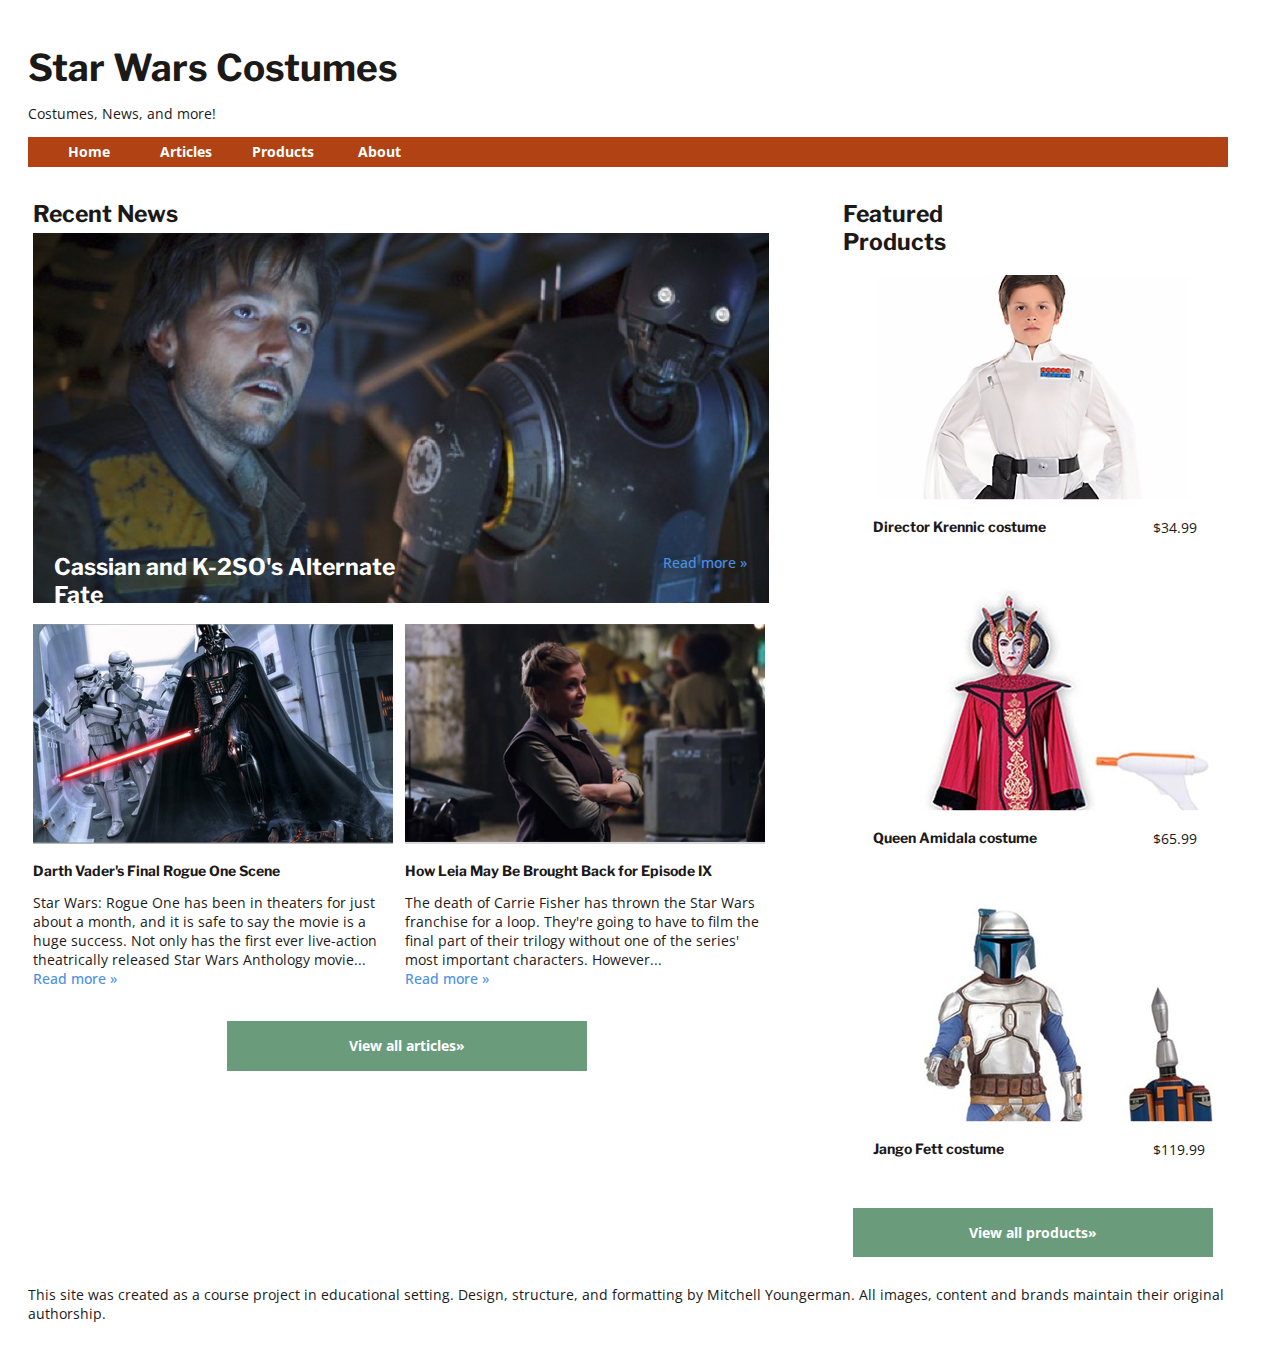
<file: index.html>
<!--
To change this template use Tools | Templates.
-->
<!DOCTYPE html>
<html>

<head>
    <title>Home Page</title>
    <meta charset="UTF-8" />
    <link href="styles.css" type="text/css" rel="stylesheet" />
</head>

<body>
    <header id="site-masthead">
        <h1>Star Wars Costumes</h1>
        <p>Costumes, News, and more!</p>
        <nav id="nav-main">
            <ul>
                <li><a href="../index.html">Home</a>
                </li>
                <li><a href="articles/index.html">Articles</a>
                </li>
                <li><a href="products/index.html">Products</a>
                </li>
                <li><a href="about.html">About</a>
                </li>
            </ul>
        </nav>
    </header>
    <main class="home-container">
        <div id="home-left">
            <h2>Recent News</h2>
            <ul class="home-articles">
                <li class="featuredArticle">
                    <span class="floatingTitle">Cassian and K-2SO's Alternate Fate
                        </span>
                    <p class="featuredArticleSnippet">Rogue One is proving to be a fascinating case study in alternate universes, and there is enough video evidence to suggest that multiple different cuts with varying... </p>
                   <a href="articles/alternateFate.html">Read more &raquo;</a>
                </li>
                <li>
                    <a href="articles/finalRogueOneScene.html">
                        <img src="images/vaderRogueOneScene-home.png" />
                    </a>
                    <h3>Darth Vader's Final Rogue One Scene
                        </h3>
                    <p>Star Wars: Rogue One has been in theaters for just about a month, and it is safe to say the movie is a huge success. Not only has the first ever live-action theatrically released Star Wars Anthology movie...
                        <br><a href="articles/finalRogueOneScene.html">Read more &raquo;</a>
                    </p>
                </li>
                <li>
                    <a href="articles/leiaBroughtBack.html">
                        <img src="images/leia-home.png" />
                    </a>
                    <h3>How Leia May Be Brought Back for Episode IX
                        </h3>
                    <p>The death of Carrie Fisher has thrown the Star Wars franchise for a loop. They're going to have to film the final part of their trilogy without one of the series' most important characters. However...
                        <br><a href="articles/leiaBroughtBack.html">Read more &raquo;</a>
                    </p>
                </li>
            </ul>
            <a id="allArticlesButton" href="articles/index.html">View all articles&raquo;</a>
        </div>
        <div id="home-right">
            <h2>Featured Products</h2>
            <ul>
                <li>
                    <a href="products/boysKrennic.html">
                        <img src="../images/krennic-thumb.png" />
                    </a>
                    <p class="itemName">Director Krennic costume
                    </p>
                    <p class="itemPrice">$34.99</p>
                </li>
                <li>
                    <a href="products/womensQueenAmidala.html">
                        <img src="../images/amidala-thumb.png" />
                    </a>
                    <p class="itemName">Queen Amidala costume
                    </p>
                    <p class="itemPrice">$65.99</p>
                </li>
                <li>
                    <a href="products/mensJangoFett.html">
                        <img src="../images/fett-thumb.png" />
                    </a>
                    <p class="itemName">Jango Fett costume
                    </p>
                    <p class="itemPrice">$119.99</p>
                </li>
                <a id="allProductsButton" href="products/index.html">View all products&raquo;</a>
            </ul>
        </div>
    </main>
    <footer id="site-info">
        <p>This site was created as a course project in educational setting. Design, structure, and formatting by Mitchell Youngerman. All images, content and brands maintain their original authorship.</p>
    </footer>

</body>

</html>
</file>
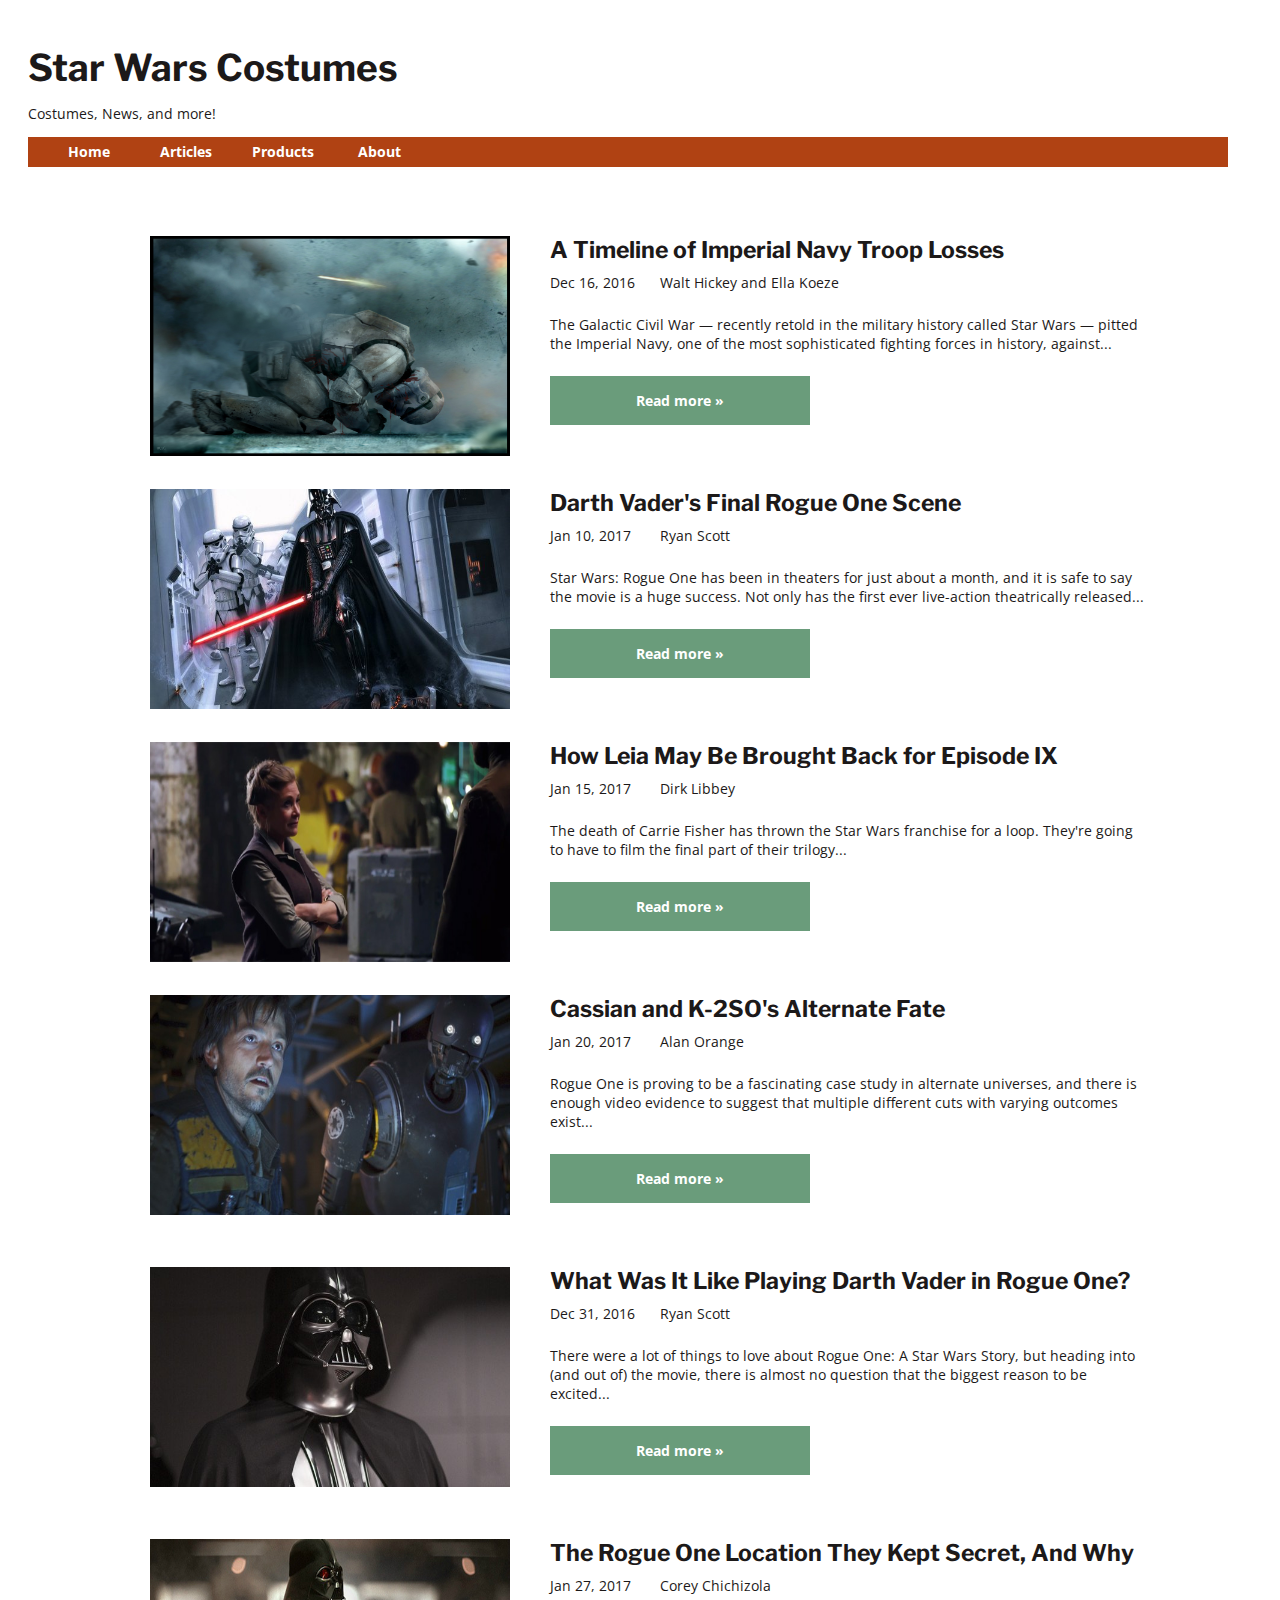
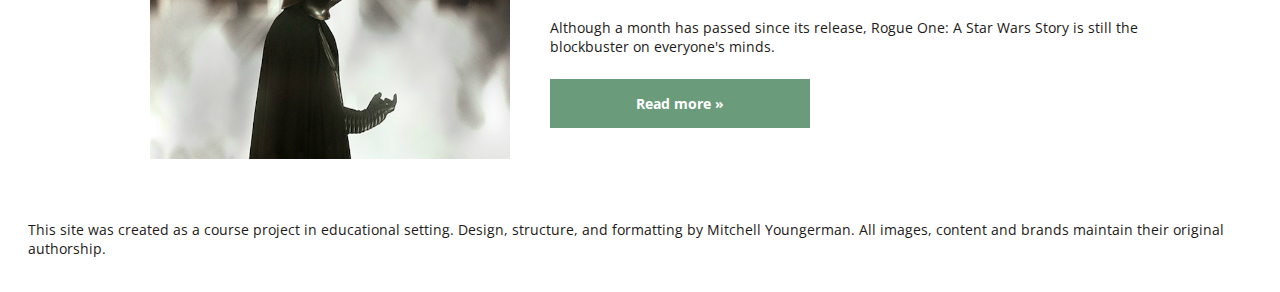
<file: articles/index.html>
<!--
To change this template use Tools | Templates.
-->
<!DOCTYPE html>
<html>

<head>
    <title>Articles</title>
    <meta charset="UTF-8" />
    <link href="../styles.css" type="text/css" rel="stylesheet" />
</head>

<body>
    <header id="site-masthead">
        <h1>Star Wars Costumes</h1>
        <p>Costumes, News, and more!</p>
        <nav id="nav-main">
            <ul>
                <li><a href="../index.html">Home</a>
                </li>
                <li><a href="index.html">Articles</a>
                </li>
                <li><a href="../products/index.html">Products</a>
                </li>
                <li><a href="../about.html">About</a>
                </li>
            </ul>
        </nav>
    </header>
    <main class="home-container">
        <ul class="articlesList">
            <li class="article-preview">
                <div class="articleImage">
                    <a href="starWarsOneChart.html">
                        <img src="../images/stormTrooperCombat.png" height="220" width="360" />
                    </a>
                </div>
                <div class="articleText">
                    <h2>A Timeline of Imperial Navy Troop Losses</h2>
                    <p class="date">Dec 16, 2016</p>
                    <p class="author">Walt Hickey and Ella Koeze</p>
                    <p>The Galactic Civil War — recently retold in the military history called Star Wars — pitted the Imperial Navy, one of the most sophisticated fighting forces in history, against...</p>
                    <p><a class="button" href="starWarsOneChart.html">Read more &raquo;</a>
                    </p>
                </div>
            </li>
            <li class="article-preview">
                <div class="articleImage">
                    <a href="finalRogueOneScene.html">
                        <img src="../images/vaderFinalScene.png" height="220" width="360" />
                    </a>
                </div>
                <div class="articleText">
                    <h2>Darth Vader's Final Rogue One Scene</h2>
                    <p class="date">Jan 10, 2017</p>
                    <p class="author">Ryan Scott</p>
                    <p>Star Wars: Rogue One has been in theaters for just about a month, and it is safe to say the movie is a huge success. Not only has the first ever live-action theatrically released... 
                        <p><a class="button" href="finalRogueOneScene.html">Read more &raquo;</a>
                    </p>
                </div>
            </li>
            <li class="article-preview">
                <div class="articleImage">
                    <a href="leiaBroughtBack.html">
                        <img src="../images/leia.png" height="220" width="360" />
                    </a>
                </div>
                <div class="articleText">
                    <h2>How Leia May Be Brought Back for Episode IX</h2>
                    <p class="date">Jan 15, 2017</p>
                    <p class="author">Dirk Libbey</p>
                    <p>The death of Carrie Fisher has thrown the Star Wars franchise for a loop. They're going to have to film the final part of their trilogy...<p><a class="button" href="leiaBroughtBack.html">Read more &raquo;</a></p>
                   
                </div>
            </li>
            <li class="article-preview">
                <div class="articleImage">
                    <a href="alternateFate.html">
                        <img src="../images/cassianAndDroid.png" height="220" width="360" />
                    </a>
                </div>
                <div class="articleText">
                    <h2>Cassian and K-2SO's Alternate Fate</h2>
                    <p class="date">Jan 20, 2017</p>
                    <p class="author">Alan Orange</p>
                    <p>Rogue One is proving to be a fascinating case study in alternate universes, and there is enough video evidence to suggest that multiple different cuts with varying outcomes exist...<p><a class="button" href="alternateFate.html">Read more &raquo;</a></p>
                   
                </div>
            </li>
            <li class="article-preview">
                <div class="articleImage">
                    <a href="playingVader.html">
                        <img src="../images/playingVader.png" height="220" width="360" />
                    </a>
                </div>
                <div class="articleText">
                    <h2>What Was It Like Playing Darth Vader in Rogue One?</h2>
                    <p class="date">Dec 31, 2016</p>
                    <p class="author">Ryan Scott</p>
                    <p>There were a lot of things to love about Rogue One: A Star Wars Story, but heading into (and out of) the movie, there is almost no question that the biggest reason to be excited...<p><a class="button" href="playingVader.html">Read more &raquo;</a></p>
                  
                </div>
            </li>
            <li class="article-preview">
                <div class="articleImage">
                    <a href="rogueOneLocation.html">
                        <img src="../images/mustafarVader.png" height="220" width="360" />
                    </a>
                </div>
                <div class="articleText">
                    <h2>The Rogue One Location They Kept Secret, And Why</h2>                   
                    <p class="date">Jan 27, 2017</p>
                    <p class="author">Corey Chichizola</p>
                    <p>Although a month has passed since its release, Rogue One: A Star Wars Story is still the blockbuster on everyone's minds.<p><a class="button" href="rogueOneLocation.html">Read more &raquo;</a></p>
                   
                </div>
            </li>
        </ul>
    </main>
    <footer id="site-info">
        <p>This site was created as a course project in educational setting. Design, structure, and formatting by Mitchell Youngerman. All images, content and brands maintain their original authorship.</p>
    </footer>

</body>

</html>
</file>
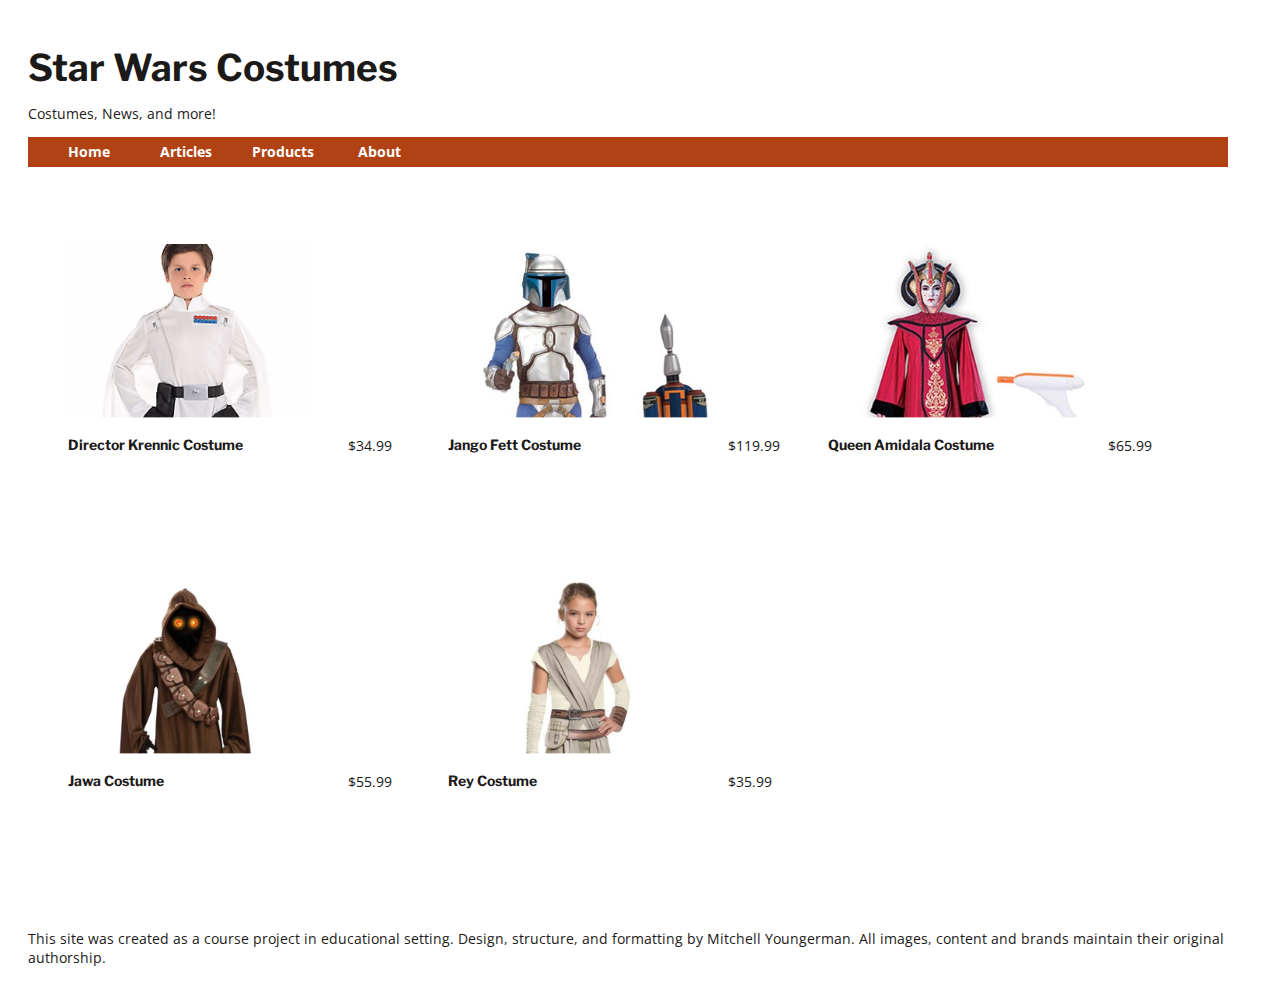
<file: products/index.html>
<!--
To change this template use Tools | Templates.
-->
<!DOCTYPE html>
<html>

<head>
    <title>Products</title>
    <meta charset="UTF-8" />
    <link href="../styles.css" type="text/css" rel="stylesheet" />
</head>

<body>
    <header id="site-masthead">
        <h1>Star Wars Costumes</h1>
        <p>Costumes, News, and more!</p>
        <nav id="nav-main">
            <ul>
                <li><a href="../index.html">Home</a>
                </li>
                <li><a href="../articles/index.html">Articles</a>
                </li>
                <li><a href="index.html">Products</a>
                </li>
                <li><a href="../about.html">About</a>
                </li>
            </ul>
        </nav>
    </header>
    <main>
        <ul class="productList">
            <li>
                <a href="boysKrennic.html">
                    <img src="../images/krennic-thumb.png" />
                </a>
                <p class="itemName">Director Krennic Costume
                </p>
                <p class="itemPrice">$34.99</p>
            </li>
            <li>
                <a href="mensJangoFett.html">
                    <img src="../images/fett-thumb.png" />
                </a>
                <p class="itemName">Jango Fett Costume
                </p>
                <p class="itemPrice">$119.99</p>
            </li>
            <li>
                <a href="womensQueenAmidala.html">
                    <img src="../images/amidala-thumb.png" />
                </a>
                <p class="itemName">Queen Amidala Costume
                </p>
                <p class="itemPrice">$65.99</p>
            </li>
            <li>
                <a href="mensJawaCostume.html">
                    <img src="../images/jawa-thumb.png" />
                </a>
                <p class="itemName">Jawa Costume
                </p>
                <p class="itemPrice">$55.99</p>
            </li>
            <li>
                <a href="girlsRey.html">
                    <img src="../images/rey-thumb.png" />
                </a>
                <p class="itemName">Rey Costume
                </p>
                <p class="itemPrice">$35.99</p>
            </li>
        </ul>
    </main>
    <footer id="site-info">
        <p>This site was created as a course project in educational setting. Design, structure, and formatting by Mitchell Youngerman. All images, content and brands maintain their original authorship.</p>
    </footer>

</body>

</html>
</file>
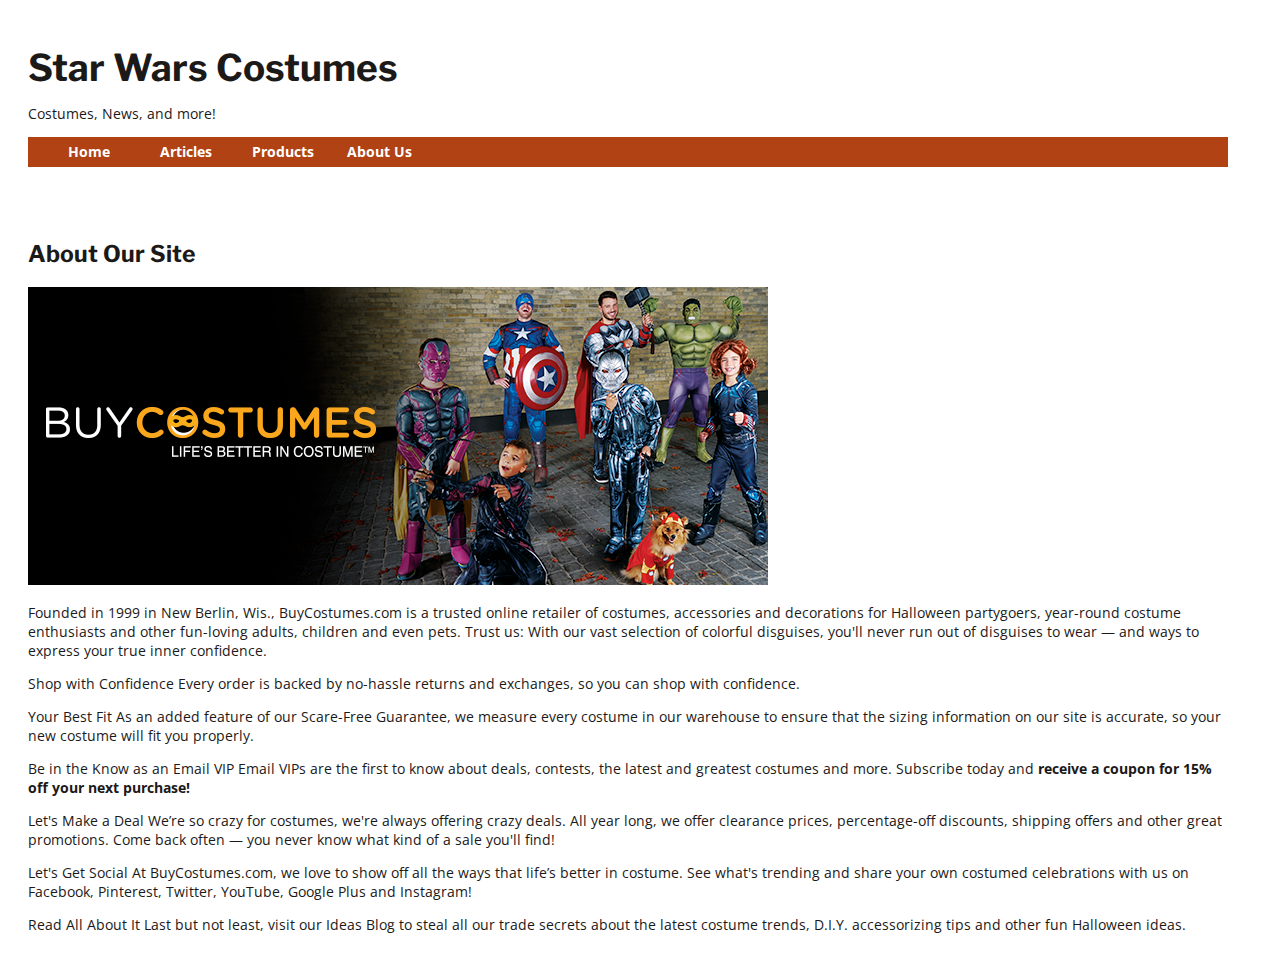
<file: about.html>
<!--
To change this template use Tools | Templates.
-->
<!DOCTYPE html>
<html>

<head>
    <title></title>
    <link href="styles.css" type="text/css" rel="stylesheet" />
</head>

<body>
    <header id="site-masthead">
        <h1>Star Wars Costumes</h1>
        <p>Costumes, News, and more!</p>
        <nav id="nav-main">
            <ul>
                <li><a href="index.html">Home</a>
                </li>
                <li><a href="articles/index.html">Articles</a>
                </li>
                <li><a href="products/index.html">Products</a>
                </li>
                <li><a href="about.html">About Us</a>
                </li>
            </ul>
        </nav>
    </header>
    <main class="about-container">
        <h2>About Our Site</h2>

        <img src="../images/buyCostumes.png" />

        <p>Founded in 1999 in New Berlin, Wis., BuyCostumes.com is a trusted online retailer of costumes, accessories and decorations for Halloween partygoers, year-round costume enthusiasts and other fun-loving adults, children and even pets. Trust us: With our vast selection of colorful disguises, you'll never run out of disguises to wear — and ways to express your true inner confidence.</p>

        <p>Shop with Confidence Every order is backed by no-hassle returns and exchanges, so you can shop with confidence.</p>

        <p>Your Best Fit As an added feature of our Scare-Free Guarantee, we measure every costume in our warehouse to ensure that the sizing information on our site is accurate, so your new costume will fit you properly.
        </p>

        <p>Be in the Know as an Email VIP Email VIPs are the first to know about deals, contests, the latest and greatest costumes and more. Subscribe today and <b>receive a coupon for 15% off your next purchase!</b>
        </p>

        <p>Let's Make a Deal Weʼre so crazy for costumes, we're always offering crazy deals. All year long, we offer clearance prices, percentage-off discounts, shipping offers and other great promotions. Come back often — you never know what kind of a sale you'll find!
        </p>

        <p>Let's Get Social At BuyCostumes.com, we love to show off all the ways that life’s better in costume. See what's trending and share your own costumed celebrations with us on Facebook, Pinterest, Twitter, YouTube, Google Plus and Instagram!
        </p>

        <p>Read All About It Last but not least, visit our Ideas Blog to steal all our trade secrets about the latest costume trends, D.I.Y. accessorizing tips and other fun Halloween ideas.
        </p>
        <!--
Use 72 ppi for images.
-->
    </main>
</body>

</html>
</file>
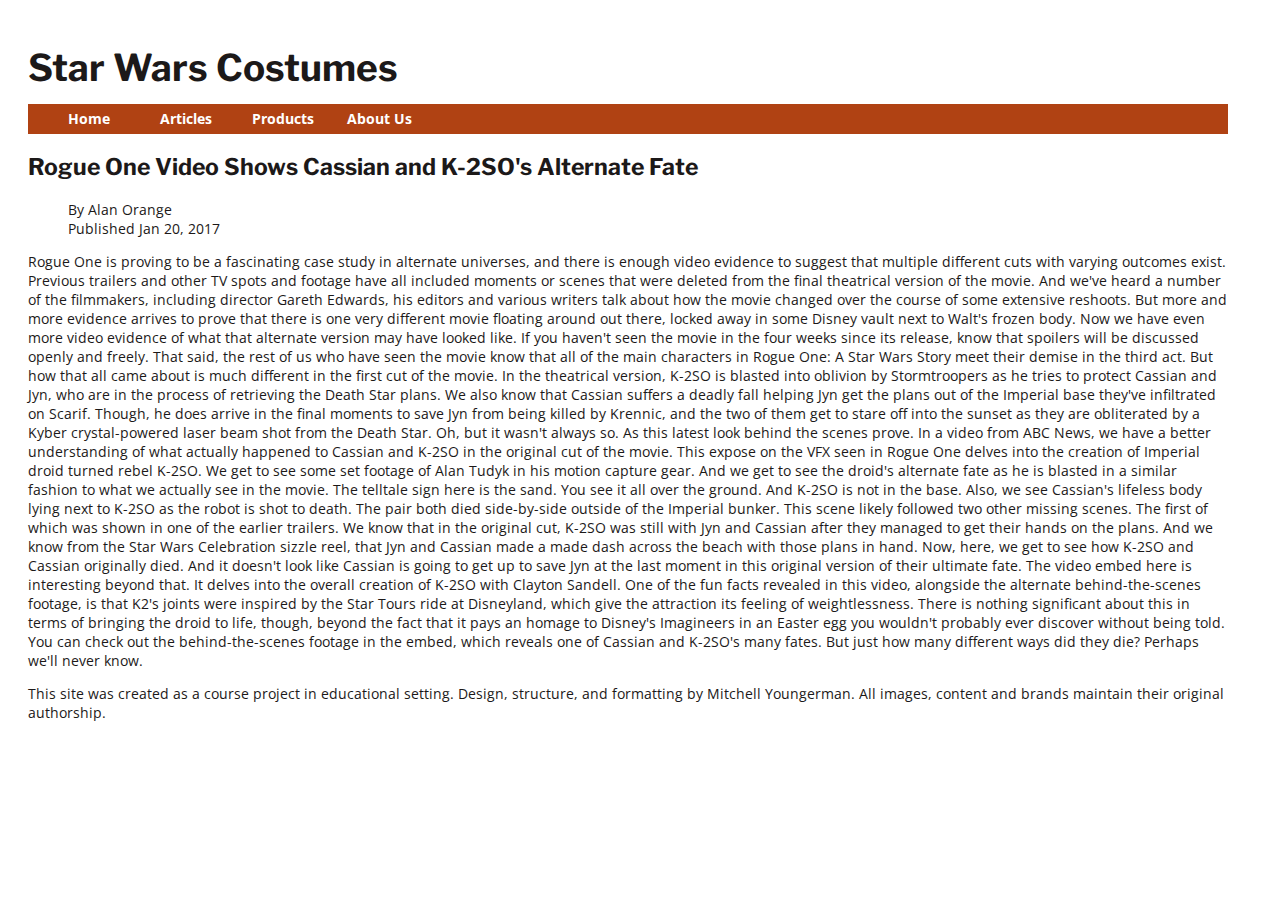
<file: articles/alternateFate.html>
<!--
To change this template use Tools | Templates.
-->
<!DOCTYPE html>
<html>

<head>
    <title>Rogue One Alternate Fate</title>
    <meta charset="UTF-8" />
    <link href="../styles.css" type="text/css" rel="stylesheet" />
</head>

<body>
    <header id="site-masthead">
        <h1>Star Wars Costumes</h1>
        <nav id="nav-main">
            <ul>
                <li><a href="../index.html">Home</a>
                </li>
                <li><a href="index.html">Articles</a>
                </li>
                <li><a href="../products/index.html">Products</a>
                </li>
                <li><a href="../about.html">About Us</a>
                </li>
            </ul>
        </nav>
    </header>
    <main>
        <h2>Rogue One Video Shows Cassian and K-2SO's Alternate Fate</h2>
        <ul>
            <li>By Alan Orange</li>
            <li>Published Jan 20, 2017</li>
        </ul>
        <p>Rogue One is proving to be a fascinating case study in alternate universes, and there is enough video evidence to suggest that multiple different cuts with varying outcomes exist. Previous trailers and other TV spots and footage have all included moments or scenes that were deleted from the final theatrical version of the movie. And we've heard a number of the filmmakers, including director Gareth Edwards, his editors and various writers talk about how the movie changed over the course of some extensive reshoots. But more and more evidence arrives to prove that there is one very different movie floating around out there, locked away in some Disney vault next to Walt's frozen body. Now we have even more video evidence of what that alternate version may have looked like. If you haven't seen the movie in the four weeks since its release, know that spoilers will be discussed openly and freely. That said, the rest of us who have seen the movie know that all of the main characters in Rogue One: A Star Wars Story meet their demise in the third act. But how that all came about is much different in the first cut of the movie. In the theatrical version, K-2SO is blasted into oblivion by Stormtroopers as he tries to protect Cassian and Jyn, who are in the process of retrieving the Death Star plans. We also know that Cassian suffers a deadly fall helping Jyn get the plans out of the Imperial base they've infiltrated on Scarif. Though, he does arrive in the final moments to save Jyn from being killed by Krennic, and the two of them get to stare off into the sunset as they are obliterated by a Kyber crystal-powered laser beam shot from the Death Star. Oh, but it wasn't always so. As this latest look behind the scenes prove. In a video from ABC News, we have a better understanding of what actually happened to Cassian and K-2SO in the original cut of the movie. This expose on the VFX seen in Rogue One delves into the creation of Imperial droid turned rebel K-2SO. We get to see some set footage of Alan Tudyk in his motion capture gear. And we get to see the droid's alternate fate as he is blasted in a similar fashion to what we actually see in the movie. The telltale sign here is the sand. You see it all over the ground. And K-2SO is not in the base. Also, we see Cassian's lifeless body lying next to K-2SO as the robot is shot to death. The pair both died side-by-side outside of the Imperial bunker. This scene likely followed two other missing scenes. The first of which was shown in one of the earlier trailers. We know that in the original cut, K-2SO was still with Jyn and Cassian after they managed to get their hands on the plans. And we know from the Star Wars Celebration sizzle reel, that Jyn and Cassian made a made dash across the beach with those plans in hand. Now, here, we get to see how K-2SO and Cassian originally died. And it doesn't look like Cassian is going to get up to save Jyn at the last moment in this original version of their ultimate fate. The video embed here is interesting beyond that. It delves into the overall creation of K-2SO with Clayton Sandell. One of the fun facts revealed in this video, alongside the alternate behind-the-scenes footage, is that K2's joints were inspired by the Star Tours ride at Disneyland, which give the attraction its feeling of weightlessness. There is nothing significant about this in terms of bringing the droid to life, though, beyond the fact that it pays an homage to Disney's Imagineers in an Easter egg you wouldn't probably ever discover without being told. You can check out the behind-the-scenes footage in the embed, which reveals one of Cassian and K-2SO's many fates. But just how many different ways did they die? Perhaps we'll never know.</p>
        <!--video here-->
    </main>
    <footer id="site-info">
        <p>This site was created as a course project in educational setting. Design, structure, and formatting by Mitchell Youngerman. All images, content and brands maintain their original authorship.</p>
    </footer>
</body>

</html>
</file>
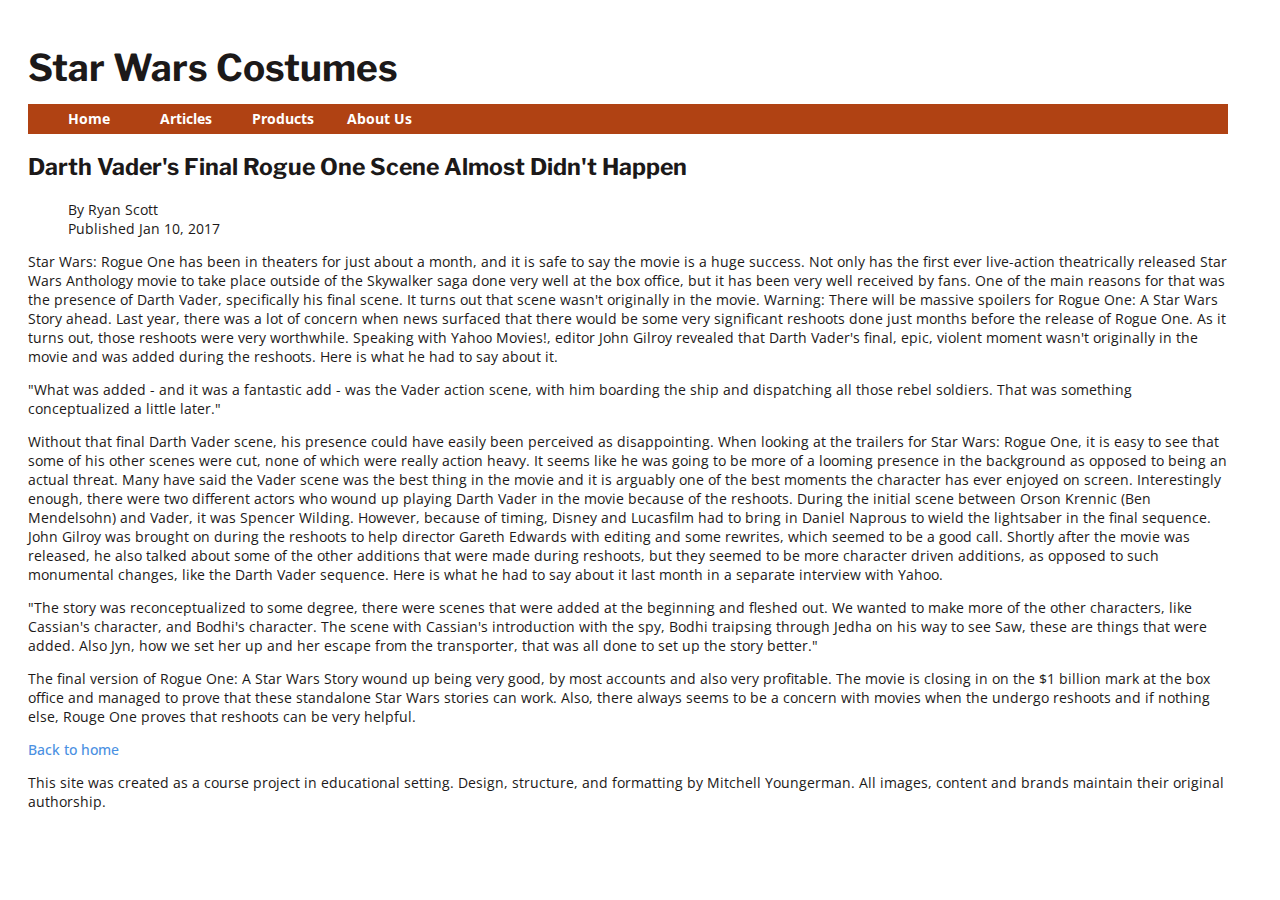
<file: articles/finalRogueOneScene.html>
<!--
To change this template use Tools | Templates.
-->
<!DOCTYPE html>
<html>

<head>
    <title>Rogue One Scene</title>
    <meta charset="UTF-8" />
    <link href="../styles.css" type="text/css" rel="stylesheet" />
</head>

<body>
    <header id="site-masthead">
        <h1>Star Wars Costumes</h1>
        <nav id="nav-main">
            <ul>
                <li><a href="../index.html">Home</a>
                </li>
                <li><a href="index.html">Articles</a>
                </li>
                <li><a href="../products/index.html">Products</a>
                </li>
                <li><a href="../about.html">About Us</a>
                </li>
            </ul>
        </nav>
    </header>
    <main>
        <h2>Darth Vader's Final Rogue One Scene Almost Didn't Happen</h2>
        <ul>
            <li>By Ryan Scott</li>
            <li>Published Jan 10, 2017</li>
        </ul>

        <p>Star Wars: Rogue One has been in theaters for just about a month, and it is safe to say the movie is a huge success. Not only has the first ever live-action theatrically released Star Wars Anthology movie to take place outside of the Skywalker saga done very well at the box office, but it has been very well received by fans. One of the main reasons for that was the presence of Darth Vader, specifically his final scene. It turns out that scene wasn't originally in the movie. Warning: There will be massive spoilers for Rogue One: A Star Wars Story ahead. Last year, there was a lot of concern when news surfaced that there would be some very significant reshoots done just months before the release of Rogue One. As it turns out, those reshoots were very worthwhile. Speaking with Yahoo Movies!, editor John Gilroy revealed that Darth Vader's final, epic, violent moment wasn't originally in the movie and was added during the reshoots. Here is what he had to say about it.</p>
        <block>"What was added - and it was a fantastic add - was the Vader action scene, with him boarding the ship and dispatching all those rebel soldiers. That was something conceptualized a little later."</block>
        <p>Without that final Darth Vader scene, his presence could have easily been perceived as disappointing. When looking at the trailers for Star Wars: Rogue One, it is easy to see that some of his other scenes were cut, none of which were really action heavy. It seems like he was going to be more of a looming presence in the background as opposed to being an actual threat. Many have said the Vader scene was the best thing in the movie and it is arguably one of the best moments the character has ever enjoyed on screen. Interestingly enough, there were two different actors who wound up playing Darth Vader in the movie because of the reshoots. During the initial scene between Orson Krennic (Ben Mendelsohn) and Vader, it was Spencer Wilding. However, because of timing, Disney and Lucasfilm had to bring in Daniel Naprous to wield the lightsaber in the final sequence. John Gilroy was brought on during the reshoots to help director Gareth Edwards with editing and some rewrites, which seemed to be a good call. Shortly after the movie was released, he also talked about some of the other additions that were made during reshoots, but they seemed to be more character driven additions, as opposed to such monumental changes, like the Darth Vader sequence. Here is what he had to say about it last month in a separate interview with Yahoo.</p>
        <block>"The story was reconceptualized to some degree, there were scenes that were added at the beginning and fleshed out. We wanted to make more of the other characters, like Cassian's character, and Bodhi's character. The scene with Cassian's introduction with the spy, Bodhi traipsing through Jedha on his way to see Saw, these are things that were added. Also Jyn, how we set her up and her escape from the transporter, that was all done to set up the story better."</block>
        <p>The final version of Rogue One: A Star Wars Story wound up being very good, by most accounts and also very profitable. The movie is closing in on the $1 billion mark at the box office and managed to prove that these standalone Star Wars stories can work. Also, there always seems to be a concern with movies when the undergo reshoots and if nothing else, Rouge One proves that reshoots can be very helpful.</p>

        <a href="../index.html">Back to home</a>
    </main>
    <footer id="site-info">
        <p>This site was created as a course project in educational setting. Design, structure, and formatting by Mitchell Youngerman. All images, content and brands maintain their original authorship.</p>
    </footer>
</body>

</html>
</file>
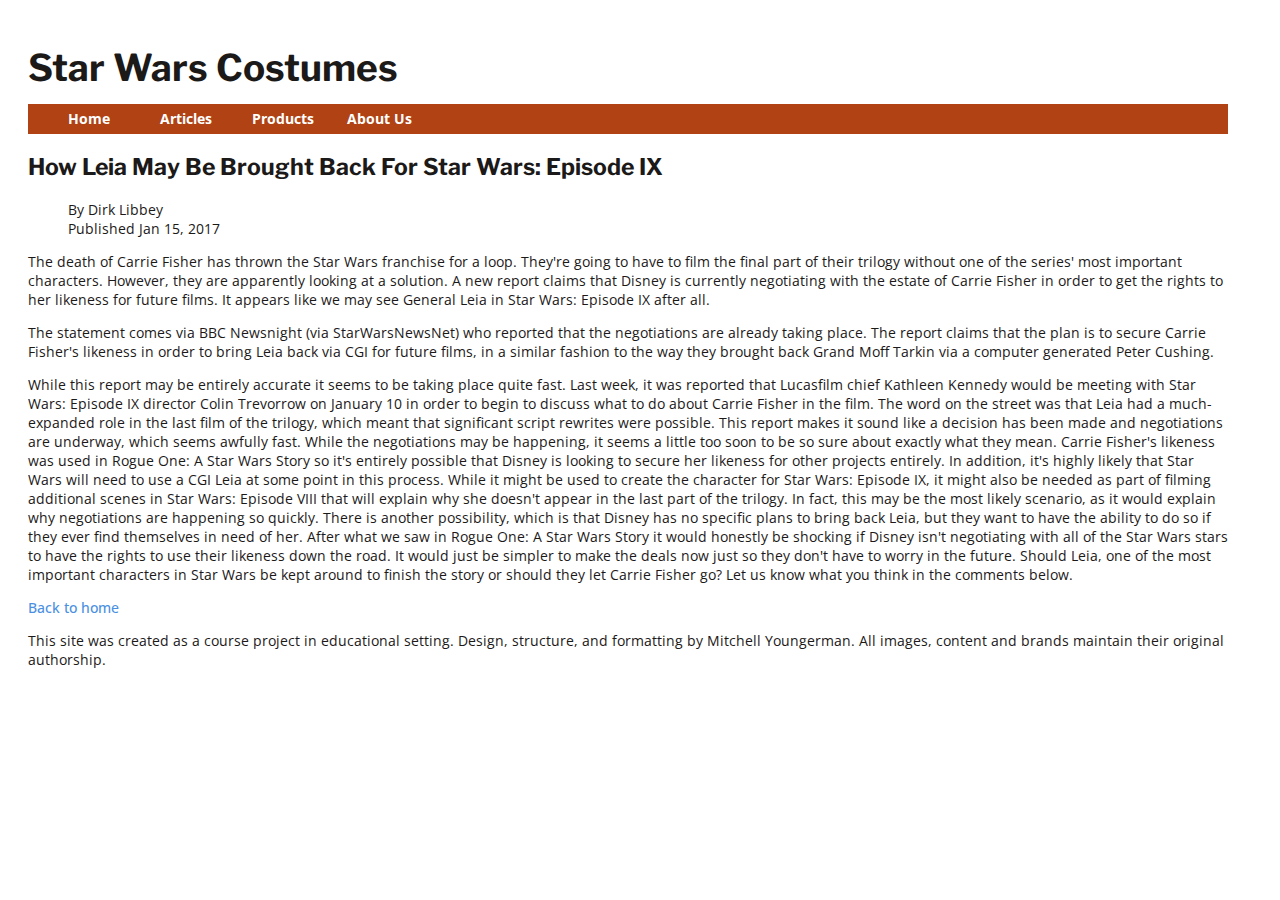
<file: articles/leiaBroughtBack.html>
<!--
To change this template use Tools | Templates.
-->
<!DOCTYPE html>
<html>

<head>
    <title>Leia Brought Back</title>
    <meta charset="UTF-8" />
    <link href="../styles.css" type="text/css" rel="stylesheet" />
</head>

<body>
    <header id="site-masthead">
        <h1>Star Wars Costumes</h1>
        <nav id="nav-main">
            <ul>
                <li><a href="../index.html">Home</a>
                </li>
                <li><a href="index.html">Articles</a>
                </li>
                <li><a href="../products/index.html">Products</a>
                </li>
                <li><a href="../about.html">About Us</a>
                </li>
            </ul>
        </nav>
    </header>
    <main>
        <h2>How Leia May Be Brought Back For Star Wars: Episode IX</h2>
        <ul>
            <li>By Dirk Libbey</li>
            <li>Published Jan 15, 2017</li>
        </ul>

        <p>The death of Carrie Fisher has thrown the Star Wars franchise for a loop. They're going to have to film the final part of their trilogy without one of the series' most important characters. However, they are apparently looking at a solution. A new report claims that Disney is currently negotiating with the estate of Carrie Fisher in order to get the rights to her likeness for future films. It appears like we may see General Leia in Star Wars: Episode IX after all.</p>
        <p>The statement comes via BBC Newsnight (via StarWarsNewsNet) who reported that the negotiations are already taking place. The report claims that the plan is to secure Carrie Fisher's likeness in order to bring Leia back via CGI for future films, in a similar fashion to the way they brought back Grand Moff Tarkin via a computer generated Peter Cushing.</p>
        <p>While this report may be entirely accurate it seems to be taking place quite fast. Last week, it was reported that Lucasfilm chief Kathleen Kennedy would be meeting with Star Wars: Episode IX director Colin Trevorrow on January 10 in order to begin to discuss what to do about Carrie Fisher in the film. The word on the street was that Leia had a much-expanded role in the last film of the trilogy, which meant that significant script rewrites were possible. This report makes it sound like a decision has been made and negotiations are underway, which seems awfully fast. While the negotiations may be happening, it seems a little too soon to be so sure about exactly what they mean. Carrie Fisher's likeness was used in Rogue One: A Star Wars Story so it's entirely possible that Disney is looking to secure her likeness for other projects entirely. In addition, it's highly likely that Star Wars will need to use a CGI Leia at some point in this process. While it might be used to create the character for Star Wars: Episode IX, it might also be needed as part of filming additional scenes in Star Wars: Episode VIII that will explain why she doesn't appear in the last part of the trilogy. In fact, this may be the most likely scenario, as it would explain why negotiations are happening so quickly. There is another possibility, which is that Disney has no specific plans to bring back Leia, but they want to have the ability to do so if they ever find themselves in need of her. After what we saw in Rogue One: A Star Wars Story it would honestly be shocking if Disney isn't negotiating with all of the Star Wars stars to have the rights to use their likeness down the road. It would just be simpler to make the deals now just so they don't have to worry in the future. Should Leia, one of the most important characters in Star Wars be kept around to finish the story or should they let Carrie Fisher go? Let us know what you think in the comments below.</p>
        <a href="../index.html">Back to home</a>
    </main>
    <footer id="site-info">
        <p>This site was created as a course project in educational setting. Design, structure, and formatting by Mitchell Youngerman. All images, content and brands maintain their original authorship.</p>
    </footer>
</body>

</html>
</file>
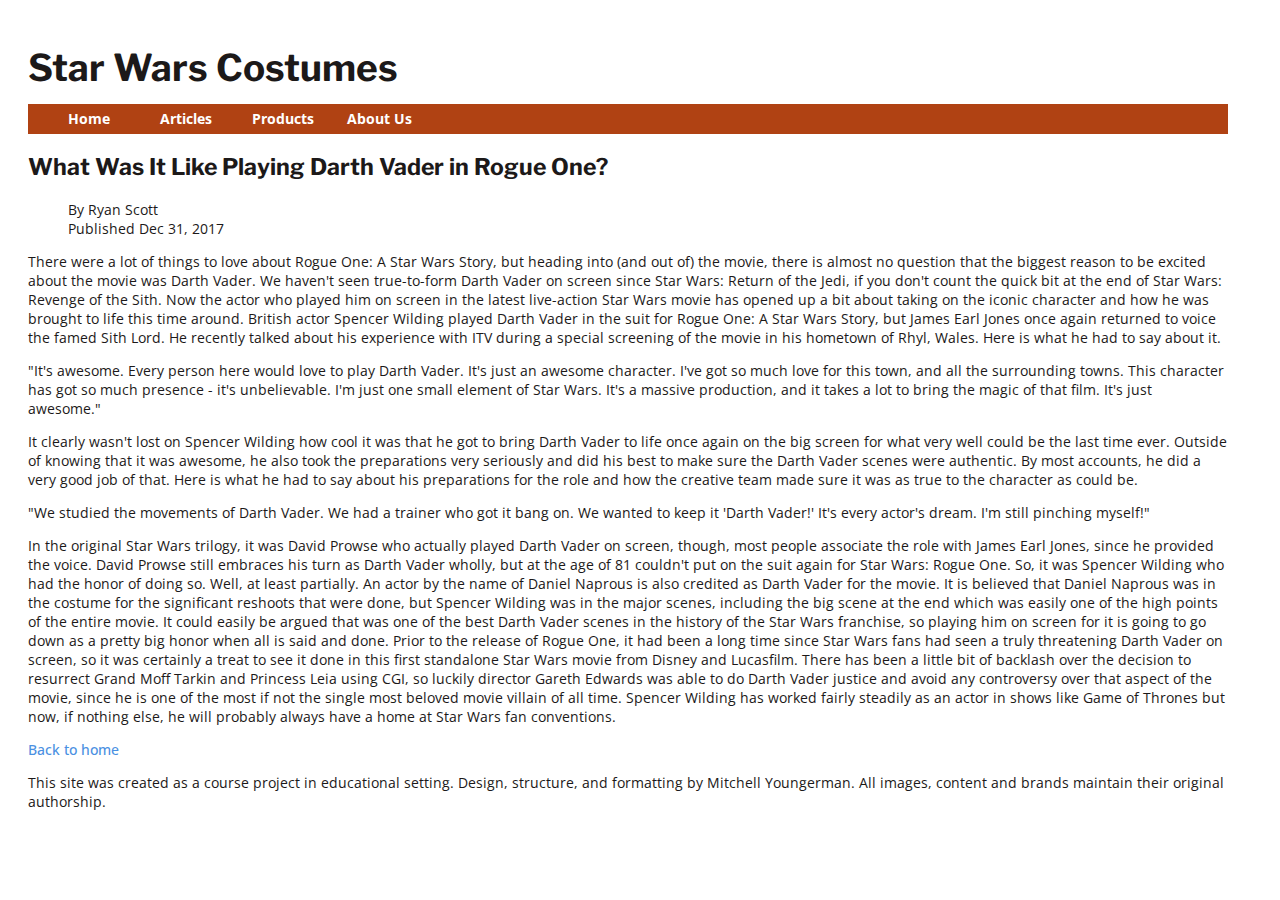
<file: articles/playingVader.html>
<!--
To change this template use Tools | Templates.
-->
<!DOCTYPE html>
<html>

<head>
    <title>Playing Vader</title>
    <meta charset="UTF-8" />
    <link href="../styles.css" type="text/css" rel="stylesheet" />
</head>

<body>
    <header id="site-masthead">
        <h1>Star Wars Costumes</h1>
        <nav id="nav-main">
            <ul>
                <li><a href="../index.html">Home</a>
                </li>
                <li><a href="index.html">Articles</a>
                </li>
                <li><a href="../products/index.html">Products</a>
                </li>
                <li><a href="../about.html">About Us</a>
                </li>
            </ul>
        </nav>
    </header>
    <main>
        <h2>What Was It Like Playing Darth Vader in Rogue One?</h2>
        <ul>
            <li>By Ryan Scott</li>
            <li>Published Dec 31, 2017</li>
        </ul>
        <p>There were a lot of things to love about Rogue One: A Star Wars Story, but heading into (and out of) the movie, there is almost no question that the biggest reason to be excited about the movie was Darth Vader. We haven't seen true-to-form Darth Vader on screen since Star Wars: Return of the Jedi, if you don't count the quick bit at the end of Star Wars: Revenge of the Sith. Now the actor who played him on screen in the latest live-action Star Wars movie has opened up a bit about taking on the iconic character and how he was brought to life this time around. British actor Spencer Wilding played Darth Vader in the suit for Rogue One: A Star Wars Story, but James Earl Jones once again returned to voice the famed Sith Lord. He recently talked about his experience with ITV during a special screening of the movie in his hometown of Rhyl, Wales. Here is what he had to say about it.</p>
        <block>"It's awesome. Every person here would love to play Darth Vader. It's just an awesome character. I've got so much love for this town, and all the surrounding towns. This character has got so much presence - it's unbelievable. I'm just one small element of Star Wars. It's a massive production, and it takes a lot to bring the magic of that film. It's just awesome."</block>
        <p>It clearly wasn't lost on Spencer Wilding how cool it was that he got to bring Darth Vader to life once again on the big screen for what very well could be the last time ever. Outside of knowing that it was awesome, he also took the preparations very seriously and did his best to make sure the Darth Vader scenes were authentic. By most accounts, he did a very good job of that. Here is what he had to say about his preparations for the role and how the creative team made sure it was as true to the character as could be.</p>
        <block>"We studied the movements of Darth Vader. We had a trainer who got it bang on. We wanted to keep it 'Darth Vader!' It's every actor's dream. I'm still pinching myself!"</block>
        <p>In the original Star Wars trilogy, it was David Prowse who actually played Darth Vader on screen, though, most people associate the role with James Earl Jones, since he provided the voice. David Prowse still embraces his turn as Darth Vader wholly, but at the age of 81 couldn't put on the suit again for Star Wars: Rogue One. So, it was Spencer Wilding who had the honor of doing so. Well, at least partially. An actor by the name of Daniel Naprous is also credited as Darth Vader for the movie. It is believed that Daniel Naprous was in the costume for the significant reshoots that were done, but Spencer Wilding was in the major scenes, including the big scene at the end which was easily one of the high points of the entire movie. It could easily be argued that was one of the best Darth Vader scenes in the history of the Star Wars franchise, so playing him on screen for it is going to go down as a pretty big honor when all is said and done. Prior to the release of Rogue One, it had been a long time since Star Wars fans had seen a truly threatening Darth Vader on screen, so it was certainly a treat to see it done in this first standalone Star Wars movie from Disney and Lucasfilm. There has been a little bit of backlash over the decision to resurrect Grand Moff Tarkin and Princess Leia using CGI, so luckily director Gareth Edwards was able to do Darth Vader justice and avoid any controversy over that aspect of the movie, since he is one of the most if not the single most beloved movie villain of all time. Spencer Wilding has worked fairly steadily as an actor in shows like Game of Thrones but now, if nothing else, he will probably always have a home at Star Wars fan conventions.</p>

        <a href="../index.html">Back to home</a>
    </main>
    <footer id="site-info">
        <p>This site was created as a course project in educational setting. Design, structure, and formatting by Mitchell Youngerman. All images, content and brands maintain their original authorship.</p>
    </footer>
</body>

</html>
</file>
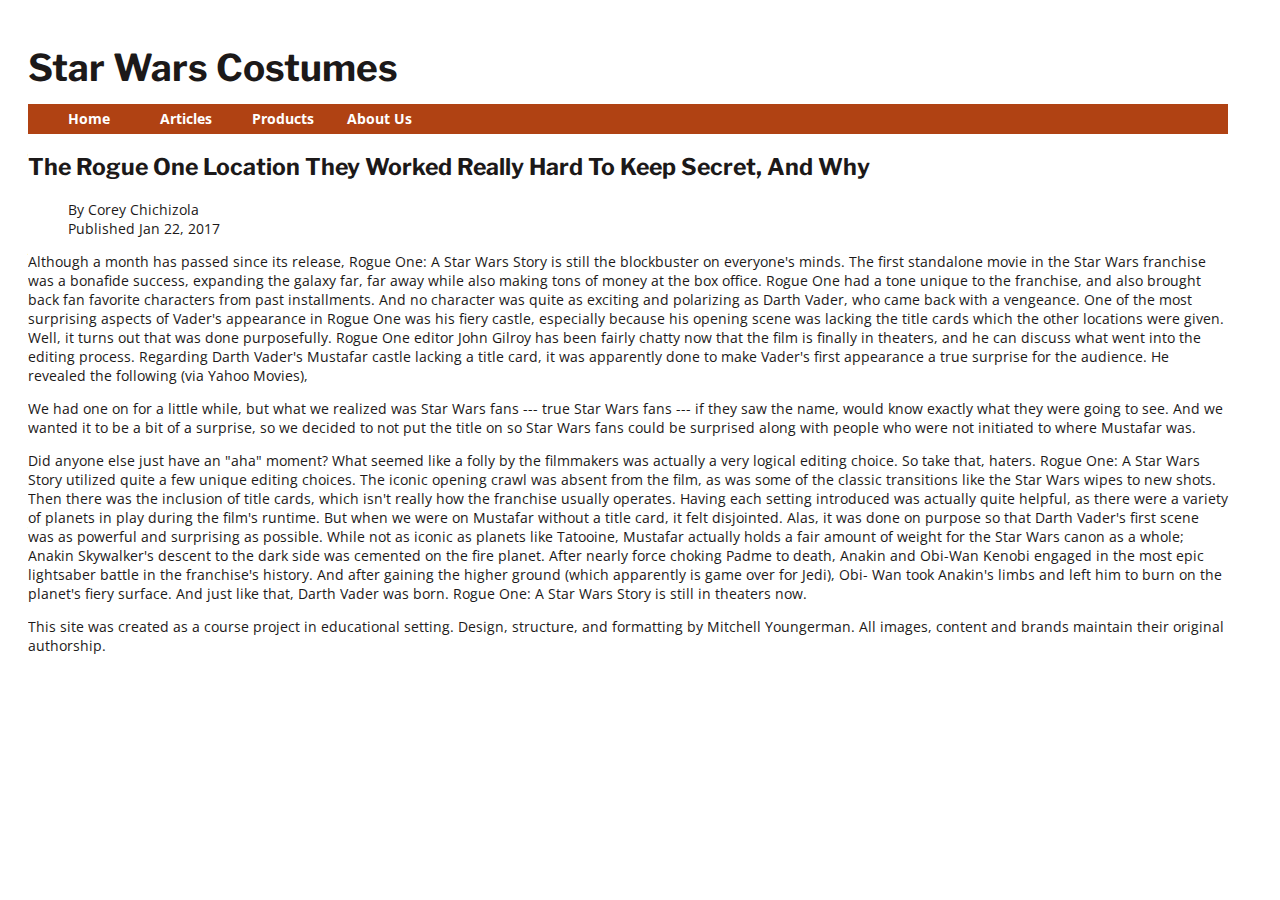
<file: articles/rogueOneLocation.html>
<!--
To change this template use Tools | Templates.
-->
<!DOCTYPE html>
<html>

<head>
    <title>Secret Location in Rogue One</title>
    <meta charset="UTF-8" />
    <link href="../styles.css" type="text/css" rel="stylesheet" />
</head>

<body>
    <header id="site-masthead">
        <h1>Star Wars Costumes</h1>
        <nav id="nav-main">
            <ul>
                <li><a href="../index.html">Home</a>
                </li>
                <li><a href="index.html">Articles</a>
                </li>
                <li><a href="../products/index.html">Products</a>
                </li>
                <li><a href="../about.html">About Us</a>
                </li>
            </ul>
        </nav>
    </header>
    <main>
        <h2>The Rogue One Location They Worked Really Hard To Keep Secret, And Why</h2>
        <ul>
            <li>By Corey Chichizola</li>
            <li>Published Jan 22, 2017</li>
        </ul>
        <p>Although a month has passed since its release, Rogue One: A Star Wars Story is still the blockbuster on everyone's minds. The first standalone movie in the Star Wars franchise was a bonafide success, expanding the galaxy far, far away while also making tons of money at the box office. Rogue One had a tone unique to the franchise, and also brought back fan favorite characters from past installments. And no character was quite as exciting and polarizing as Darth Vader, who came back with a vengeance. One of the most surprising aspects of Vader's appearance in Rogue One was his fiery castle, especially because his opening scene was lacking the title cards which the other locations were given. Well, it turns out that was done purposefully. Rogue One editor John Gilroy has been fairly chatty now that the film is finally in theaters, and he can discuss what went into the editing process. Regarding Darth Vader's Mustafar castle lacking a title card, it was apparently done to make Vader's first appearance a true surprise for the audience. He revealed the following (via Yahoo Movies),</p>
        <block>We had one on for a little while, but what we realized was Star Wars fans --- true Star Wars fans --- if they saw the name, would know exactly what they were going to see. And we wanted it to be a bit of a surprise, so we decided to not put the title on so Star Wars fans could be surprised along with people who were not initiated to where Mustafar was.</block>
        <p>Did anyone else just have an "aha" moment? What seemed like a folly by the filmmakers was actually a very logical editing choice. So take that, haters. Rogue One: A Star Wars Story utilized quite a few unique editing choices. The iconic opening crawl was absent from the film, as was some of the classic transitions like the Star Wars wipes to new shots. Then there was the inclusion of title cards, which isn't really how the franchise usually operates. Having each setting introduced was actually quite helpful, as there were a variety of planets in play during the film's runtime. But when we were on Mustafar without a title card, it felt disjointed. Alas, it was done on purpose so that Darth Vader's first scene was as powerful and surprising as possible. While not as iconic as planets like Tatooine, Mustafar actually holds a fair amount of weight for the Star Wars canon as a whole; Anakin Skywalker's descent to the dark side was cemented on the fire planet. After nearly force choking Padme to death, Anakin and Obi-Wan Kenobi engaged in the most epic lightsaber battle in the franchise's history. And after gaining the higher ground (which apparently is game over for Jedi), Obi- Wan took Anakin's limbs and left him to burn on the planet's fiery surface. And just like that, Darth Vader was born. Rogue One: A Star Wars Story is still in theaters now.</p>
    </main>
    <footer id="site-info">
        <p>This site was created as a course project in educational setting. Design, structure, and formatting by Mitchell Youngerman. All images, content and brands maintain their original authorship.</p>
    </footer>
</body>

</html>
</file>
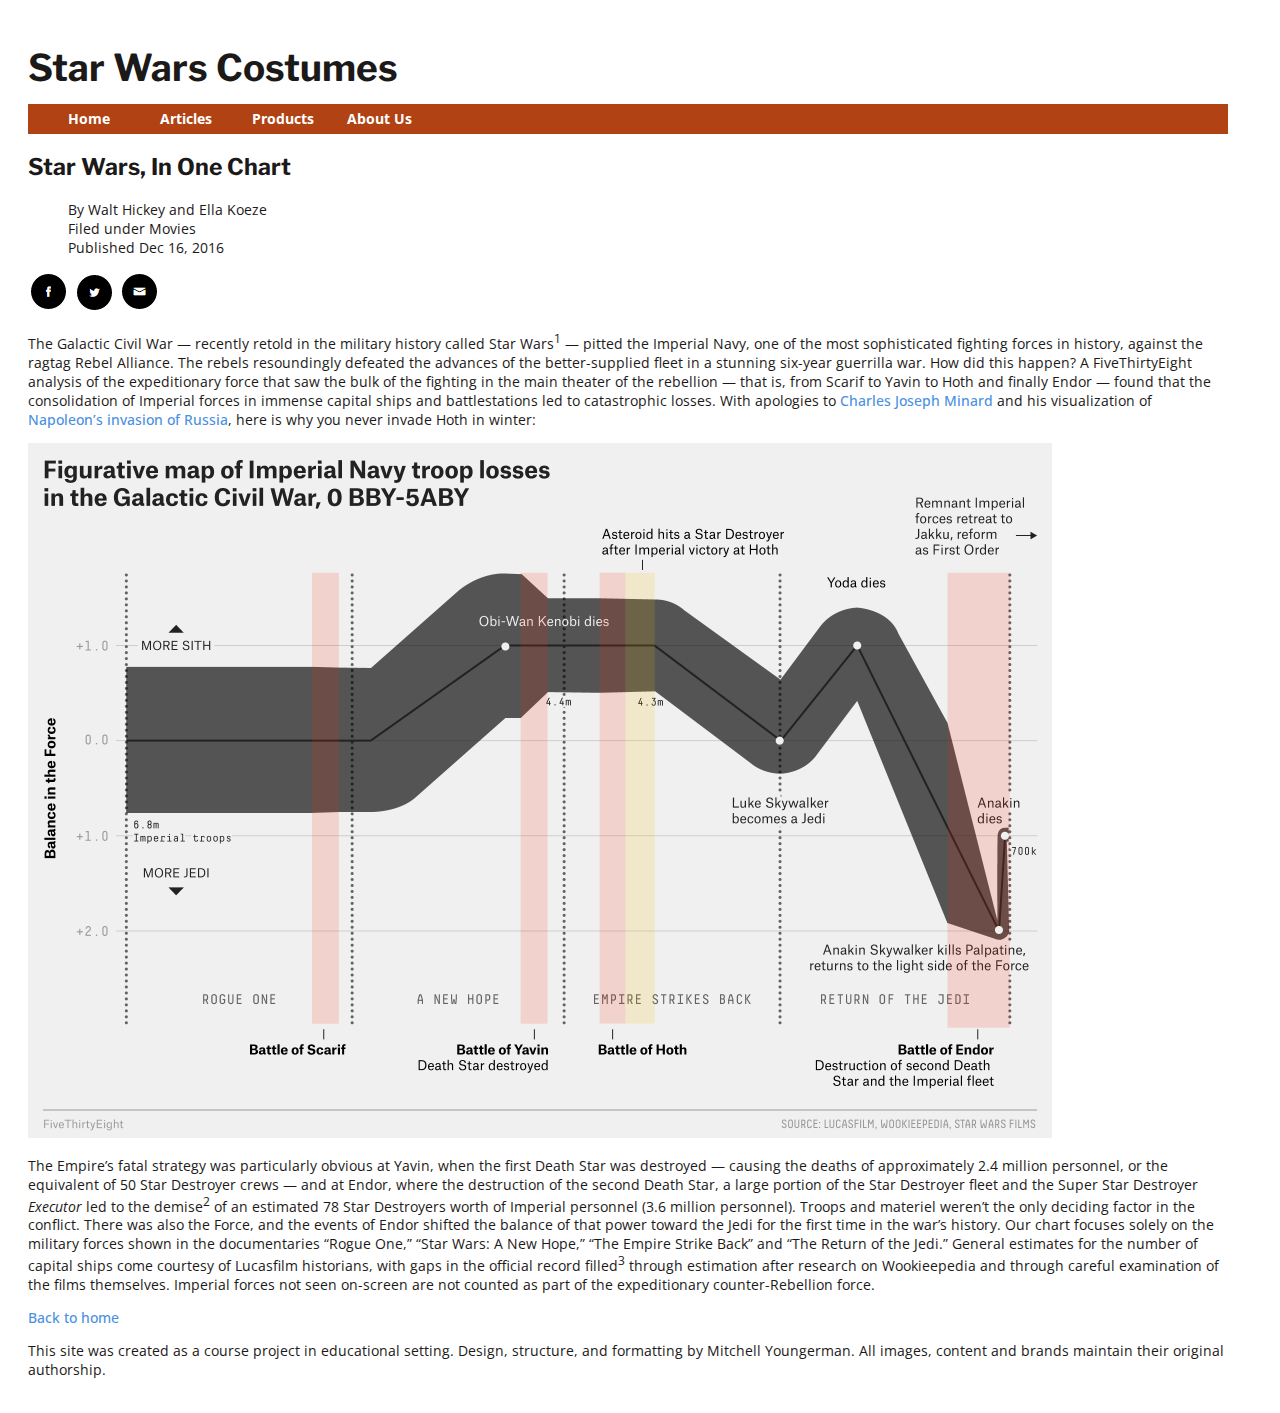
<file: articles/starWarsOneChart.html>
<!--
To change this template use Tools | Templates.
-->
<!DOCTYPE html>
<html>

<head>
    <title>Imperial Losses</title>
    <meta charset="UTF-8" />
    <link href="../styles.css" type="text/css" rel="stylesheet" />
</head>

<body>
    <header id="site-masthead">
        <h1>Star Wars Costumes</h1>
        <nav id="nav-main">
            <ul>
                <li><a href="../index.html">Home</a>
                </li>
                <li><a href="index.html">Articles</a>
                </li>
                <li><a href="../products/index.html">Products</a>
                </li>
                <li><a href="../about.html">About Us</a>
                </li>
            </ul>
        </nav>
    </header>
    <main>
        <h2>Star Wars, In One Chart</h2>
        <ul>
            <li>By Walt Hickey and Ella Koeze</li>
            <li>Filed under Movies</li>
            <li>Published Dec 16, 2016</li>
        </ul>

        <img src="../images/faceBookIcon.png" alt="FaceBook icon" />
        <img src="../images/twitterIcon.png" alt="Twitter icon" />
        <img src="../images/emailIcon.png" alt="Email icon" />

        <p>The Galactic Civil War — recently retold in the military history called Star Wars<sup>1</sup> — pitted the Imperial Navy, one of the most sophisticated fighting forces in history, against the ragtag Rebel Alliance. The rebels resoundingly defeated the advances of the better-supplied fleet in a stunning six-year guerrilla war. How did this happen? A FiveThirtyEight analysis of the expeditionary force that saw the bulk of the fighting in the main theater of the rebellion — that is, from Scarif to Yavin to Hoth and finally Endor — found that the consolidation of Imperial forces in immense capital ships and battlestations led to catastrophic losses. With apologies to <a href="https://en.wikipedia.org/wiki/Charles_Joseph_Minard">Charles Joseph Minard</a> and his visualization of <a href="https://upload.wikimedia.org/wikipedia/commons/2/29/Minard.png">Napoleon’s invasion of Russia</a>, here is why you never invade Hoth in winter:</p>
        <img src="../images/troopLosses.png" />

        <p>The Empire’s fatal strategy was particularly obvious at Yavin, when the first Death Star was destroyed — causing the deaths of approximately 2.4 million personnel, or the equivalent of 50 Star Destroyer crews — and at Endor, where the destruction of the second Death Star, a large portion of the Star Destroyer fleet and the Super Star Destroyer <em>Executor</em> led to the demise<sup>2</sup> of an estimated 78 Star Destroyers worth of Imperial personnel (3.6 million personnel). Troops and materiel weren’t the only deciding factor in the conflict. There was also the Force, and the events of Endor shifted the balance of that power toward the Jedi for the first time in the war’s history. Our chart focuses solely on the military forces shown in the documentaries “Rogue One,” “Star Wars: A New Hope,” “The Empire Strike Back” and “The Return of the Jedi.” General estimates for the number of capital ships come courtesy of Lucasfilm historians, with gaps in the official record filled<sup>3</sup> through estimation after research on Wookieepedia and through careful examination of the films themselves. Imperial forces not seen on-screen are not counted as part of the expeditionary counter-Rebellion force.</p>
        <a href="../index.html">Back to home</a>
    </main>
    <footer id="site-info">
        <p>This site was created as a course project in educational setting. Design, structure, and formatting by Mitchell Youngerman. All images, content and brands maintain their original authorship.</p>
    </footer>
</body>

</html>
</file>
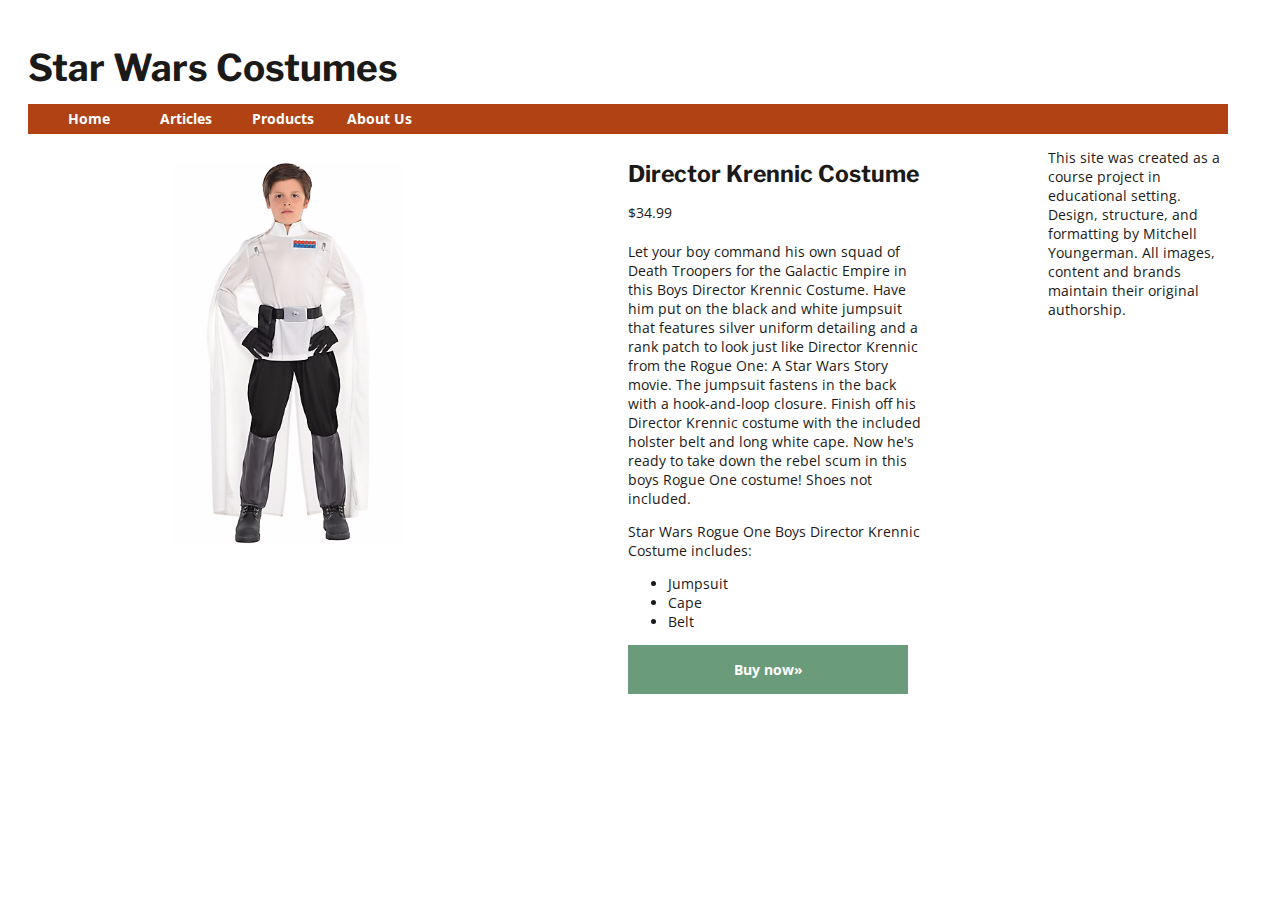
<file: products/boysKrennic.html>
<!--
To change this template use Tools | Templates.
-->
<!DOCTYPE html>
<html>

<head>
    <title>Krennic Costume</title>
    <meta charset="UTF-8" />
    <link href="../styles.css" type="text/css" rel="stylesheet" />
</head>

<body>
    <header id="site-masthead">
        <h1>Star Wars Costumes</h1>
        <nav id="nav-main">
            <ul>
                <li><a href="../index.html">Home</a>
                </li>
                <li><a href="../articles/index.html">Articles</a>
                </li>
                <li><a href="index.html">Products</a>
                </li>
                <li><a href="../about.html">About Us</a>
                </li>
            </ul>
        </nav>
    </header>
    <main class="product-container">
        <div class="productImage">
            <img src="../images/krennic.png" />
        </div>
        <div class="productDescription">
            <h2>Director Krennic Costume</h2>
            <p class="itemPrice">$34.99</p>
            <p>Let your boy command his own squad of Death Troopers for the Galactic Empire in this Boys Director Krennic Costume. Have him put on the black and white jumpsuit that features silver uniform detailing and a rank patch to look just like Director Krennic from the Rogue One: A Star Wars Story movie. The jumpsuit fastens in the back with a hook-and-loop closure. Finish off his Director Krennic costume with the included holster belt and long white cape. Now he's ready to take down the rebel scum in this boys Rogue One costume! Shoes not included.</p>
            <p>Star Wars Rogue One Boys Director Krennic Costume includes:</p>
            <ul class="costumePieces">
                <li>Jumpsuit</li>
                <li>Cape</li>
                <li>Belt</li>
            </ul>
            <p><a class="button" href="https://www.partycity.com/product/boys+director+krennic+costume+star+wars+rogue+one.do?sortby=ourPicks&carousel=true&navSet=350475">Buy now&raquo; </a></p>
        </div>
    </main>
    <footer id="site-info">
        <p>This site was created as a course project in educational setting. Design, structure, and formatting by Mitchell Youngerman. All images, content and brands maintain their original authorship.</p>
    </footer>

</body>

</html>
</file>
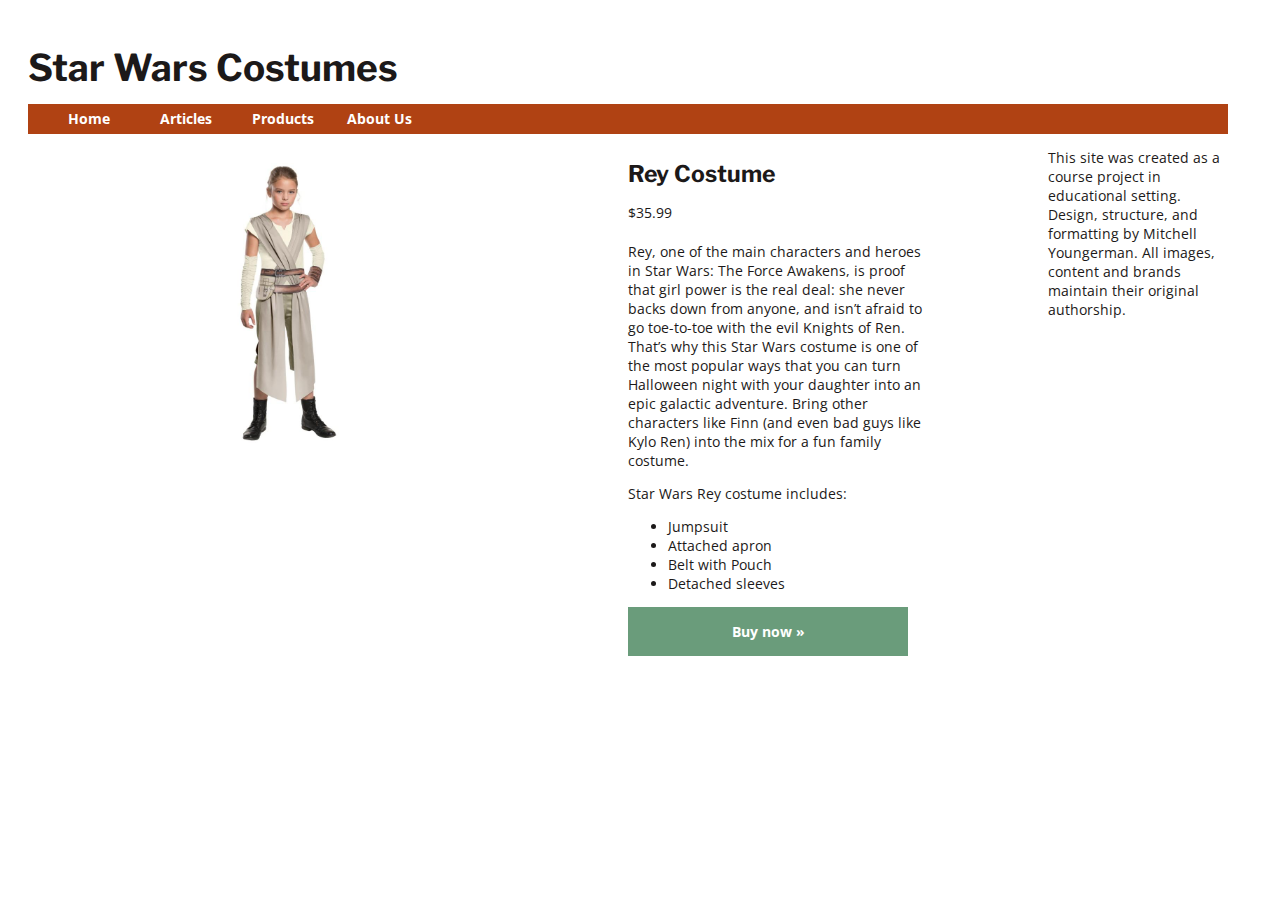
<file: products/girlsRey.html>
<!--
To change this template use Tools | Templates.
-->
<!DOCTYPE html>
<html>

<head>
    <title>Rey Costume</title>
    <meta charset="UTF-8" />
    <link href="../styles.css" type="text/css" rel="stylesheet" />
</head>

<body>
    <header id="site-masthead">
        <h1>Star Wars Costumes</h1>
        <nav id="nav-main">
            <ul>
                <li><a href="../index.html">Home</a>
                </li>
                <li><a href="../articles/index.html">Articles</a>
                </li>
                <li><a href="index.html">Products</a>
                </li>
                <li><a href="../about.html">About Us</a>
                </li>
            </ul>
        </nav>
    </header>
    <main class="product-container">
        <div class="productImage">
            <img src="../images/rey.jpg" />
        </div>
        <div class="productDescription">
            <h2>Rey Costume</h2>
            <p class="itemPrice">$35.99</p>

            <p>Rey, one of the main characters and heroes in Star Wars: The Force Awakens, is proof that girl power is the real deal: she never backs down from anyone, and isn’t afraid to go toe-to-toe with the evil Knights of Ren. That’s why this Star Wars costume is one of the most popular ways that you can turn Halloween night with your daughter into an epic galactic adventure. Bring other characters like Finn (and even bad guys like Kylo Ren) into the mix for a fun family costume.</p>
            <p>Star Wars Rey costume includes:</p>
            <ul class="costumePieces">
                <li>Jumpsuit</li>
                <li>Attached apron</li>
                <li>Belt with Pouch</li>
                <li>Detached sleeves</li>
            </ul>
            <a class="button" href="https://www.buycostumes.com/p/809217/star-wars-the-force-awakens-classic-rey-costume-for-girls">Buy now &raquo;</a>
        </div>
    </main>
    <footer id="site-info">
        <p>This site was created as a course project in educational setting. Design, structure, and formatting by Mitchell Youngerman. All images, content and brands maintain their original authorship.</p>
    </footer>

</body>

</html>
</file>
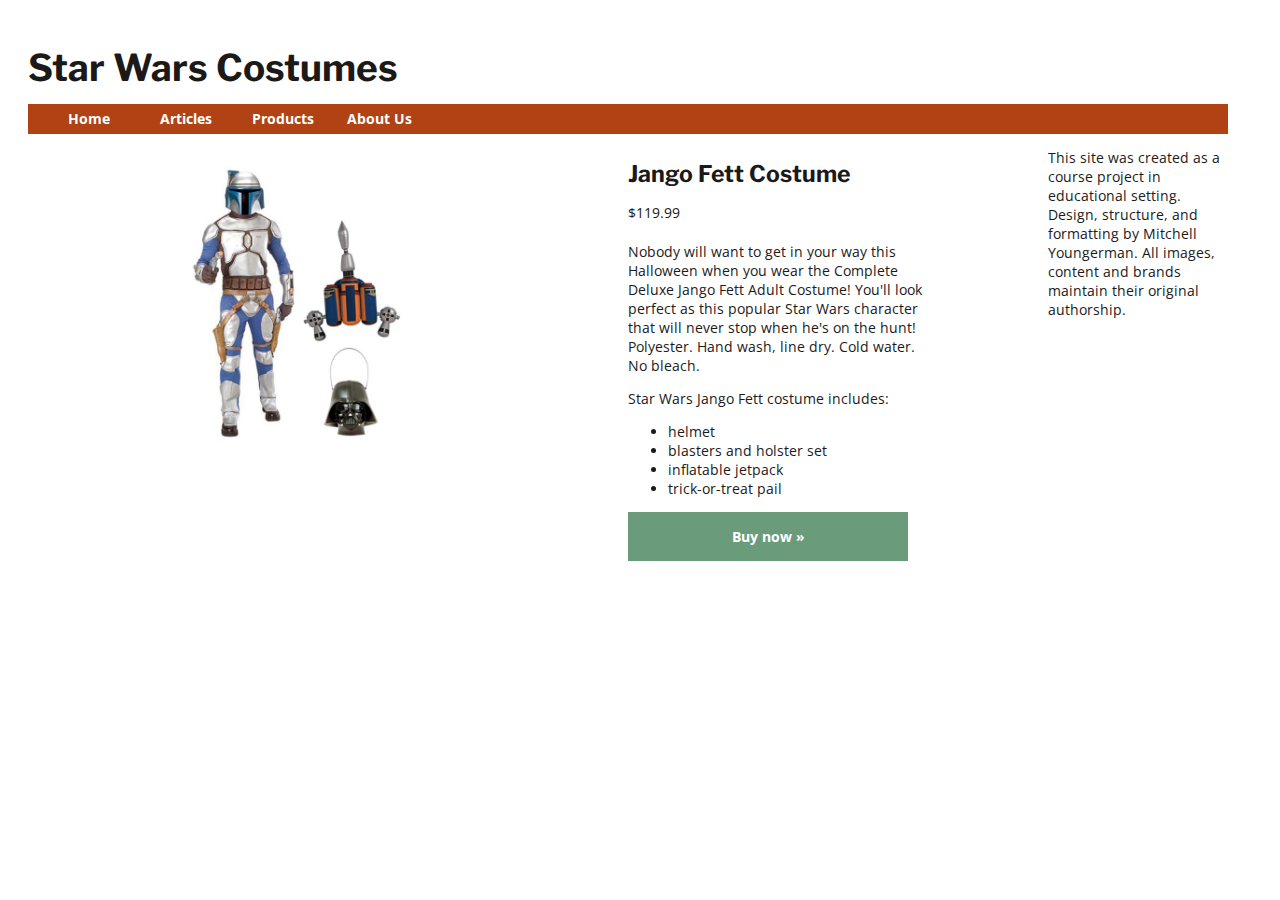
<file: products/mensJangoFett.html>
<!--
To change this template use Tools | Templates.
-->
<!DOCTYPE html>
<html>

<head>
    <title></title>
    <meta charset="UTF-8" />
    <link href="../styles.css" type="text/css" rel="stylesheet" />
</head>

<body>
    <header id="site-masthead">
        <h1>Star Wars Costumes</h1>
        <nav id="nav-main">
            <ul>
                <li><a href="../index.html">Home</a>
                </li>
                <li><a href="../articles/index.html">Articles</a>
                </li>
                <li><a href="index.html">Products</a>
                </li>
                <li><a href="../about.html">About Us</a>
                </li>
            </ul>
        </nav>
    </header>
    <main class="product-container">
        <div class="productImage">
            <img src="../images/jangoFett.png" />
        </div>
        <div class="productDescription">
            <h2>Jango Fett Costume</h2>
            <p class="itemPrice">$119.99</p>
            <p>Nobody will want to get in your way this Halloween when you wear the Complete Deluxe Jango Fett Adult Costume! You'll look perfect as this popular Star Wars character that will never stop when he's on the hunt! Polyester. Hand wash, line dry. Cold water. No bleach.</p>
            <p>Star Wars Jango Fett costume includes:</p>
            <ul class="costumePieces">
                <li>helmet</li>
                <li>blasters and holster set</li>
                <li>inflatable jetpack</li>
                <li>trick-or-treat pail</li>
            </ul>
            <a class="button" href="http://www.officialstarwarscostumes.com/jango-fett-costumes/adult-jango-fett-costumes/complete-deluxe-jango-fett-costume-with-accessories">Buy now &raquo;</a>
        </div>
    </main>
    <footer id="site-info">
        <p>This site was created as a course project in educational setting. Design, structure, and formatting by Mitchell Youngerman. All images, content and brands maintain their original authorship.</p>
    </footer>

</body>

</html>
</file>
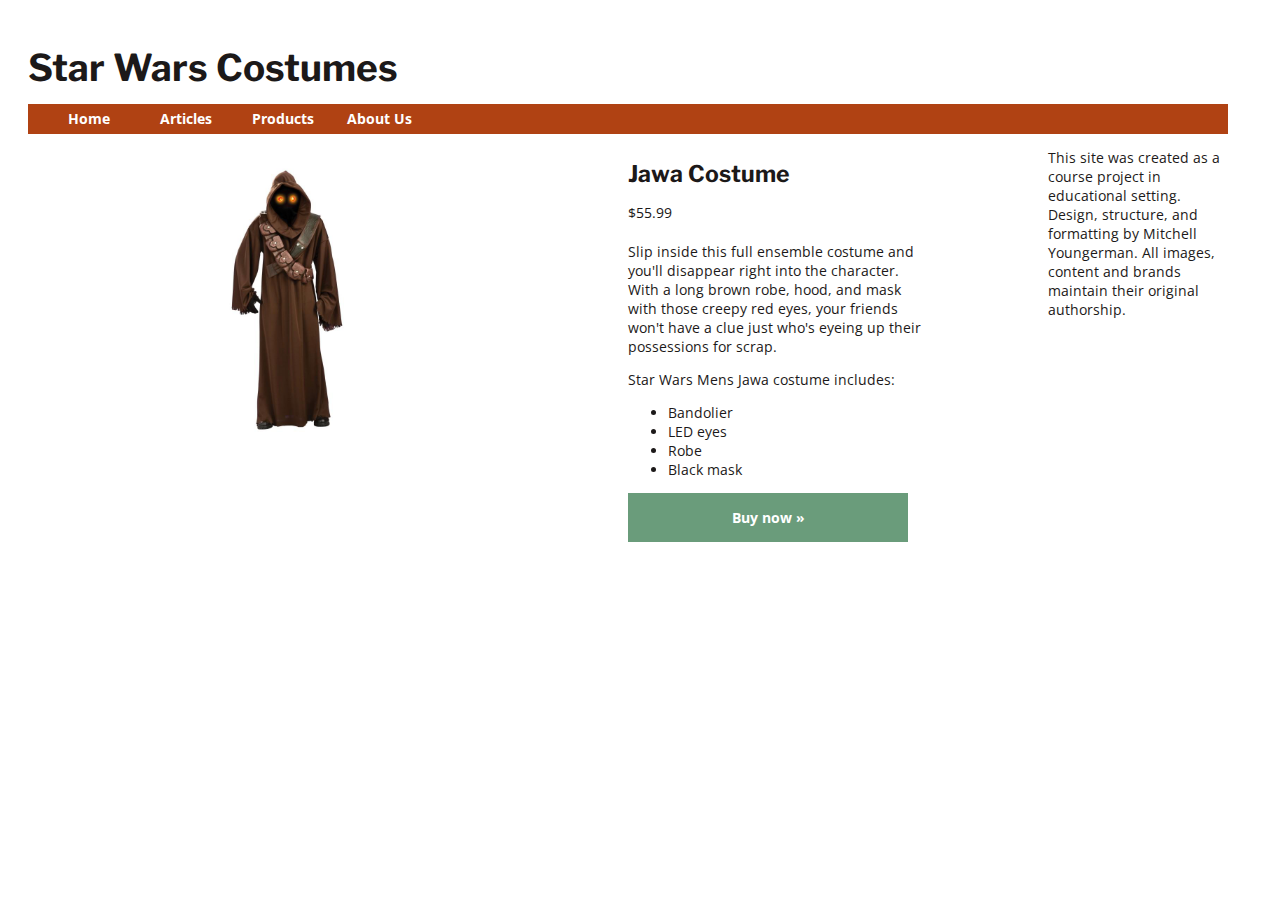
<file: products/mensJawaCostume.html>
<!--
To change this template use Tools | Templates.
-->
<!DOCTYPE html>
<html>

<head>
    <title>Mens Jawa Costume</title>
    <meta charset="UTF-8" />
    <link href="../styles.css" type="text/css" rel="stylesheet" />
</head>

<body>
    <header id="site-masthead">
        <h1>Star Wars Costumes</h1>
        <nav id="nav-main">
            <ul>
                <li><a href="../index.html">Home</a>
                </li>
                <li><a href="../articles/index.html">Articles</a>
                </li>
                <li><a href="index.html">Products</a>
                </li>
                <li><a href="../about.html">About Us</a>
                </li>
            </ul>
        </nav>
    </header>
    <main class="product-container">
        <div class="productImage">
            <img src="../images/jawa.jpg" />
        </div>
        <div class="productDescription">
            <h2>Jawa Costume</h2>
            <p class="itemPrice">$55.99</p>
            <p>Slip inside this full ensemble costume and you'll disappear right into the character. With a long brown robe, hood, and mask with those creepy red eyes, your friends won't have a clue just who's eyeing up their possessions for scrap.</p>
            <p>Star Wars Mens Jawa costume includes:</p>
            <ul class="costumePieces">
                <li>Bandolier</li>
                <li>LED eyes</li>
                <li>Robe</li>
                <li>Black mask</li>
            </ul>
            <a class="button" href="http://www.buycostumes.com/p/65046/star-wars-jawa-adult-costume">Buy now &raquo;</a>
        </div>
    </main>
    <footer id="site-info">
        <p>This site was created as a course project in educational setting. Design, structure, and formatting by Mitchell Youngerman. All images, content and brands maintain their original authorship.</p>
    </footer>

</body>

</html>
</file>
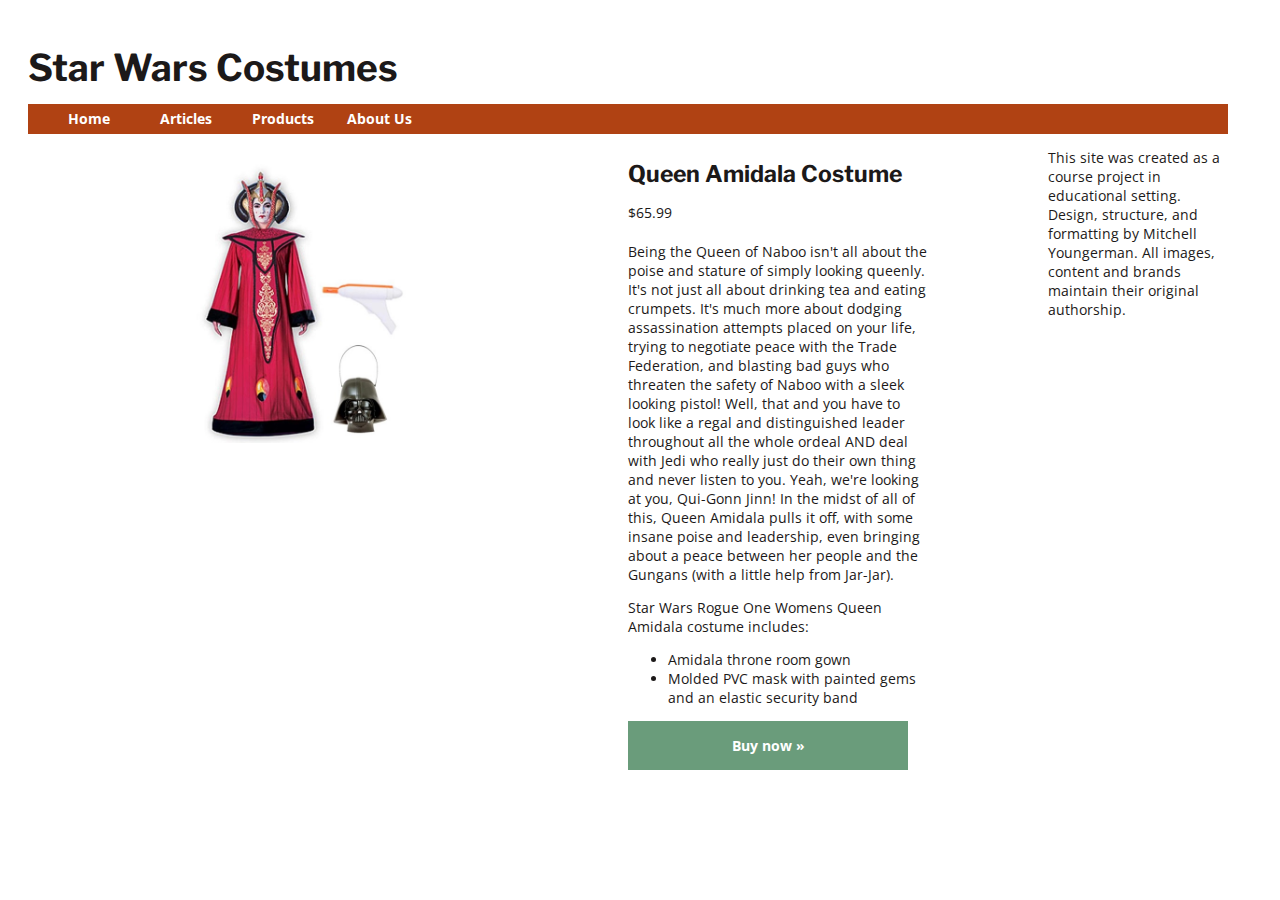
<file: products/womensQueenAmidala.html>
<!--
To change this template use Tools | Templates.
-->
<!DOCTYPE html>
<html>

<head>
    <title>Queen Amidala Costume</title>
    <meta charset="UTF-8" />
    <link href="../styles.css" type="text/css" rel="stylesheet" />
</head>

<body>
    <header id="site-masthead">
        <h1>Star Wars Costumes</h1>
        <nav id="nav-main">
            <ul>
                <li><a href="../index.html">Home</a>
                </li>
                <li><a href="../articles/index.html">Articles</a>
                </li>
                <li><a href="index.html">Products</a>
                </li>
                <li><a href="../about.html">About Us</a>
                </li>
            </ul>
        </nav>
    </header>
    <main class="product-container">
        <div class="productImage">
            <img src="../images/queenAmidala.png" />
        </div>
        <div class="productDescription">
            <h2>Queen Amidala Costume</h2>
            <p class="itemPrice">$65.99</p>
            <p>Being the Queen of Naboo isn't all about the poise and stature of simply looking queenly. It's not just all about drinking tea and eating crumpets. It's much more about dodging assassination attempts placed on your life, trying to negotiate peace with the Trade Federation, and blasting bad guys who threaten the safety of Naboo with a sleek looking pistol! Well, that and you have to look like a regal and distinguished leader throughout all the whole ordeal AND deal with Jedi who really just do their own thing and never listen to you. Yeah, we're looking at you, Qui-Gonn Jinn! In the midst of all of this, Queen Amidala pulls it off, with some insane poise and leadership, even bringing about a peace between her people and the Gungans (with a little help from Jar-Jar).</p>
            <p>Star Wars Rogue One Womens Queen Amidala costume includes:</p>
            <ul class="costumePieces">
                <li>Amidala throne room gown</li>
                <li>Molded PVC mask with painted gems and an elastic security band</li>
            </ul>
            <a class="button" href="http://www.officialstarwarscostumes.com/queen-amidala-costumes/adult-queen-amidala-costumes/complete-deluxe-adult-queen-amidala-costume-with-accessories">Buy now &raquo;</a>
        </div>
    </main>
    <footer id="site-info">
        <p>This site was created as a course project in educational setting. Design, structure, and formatting by Mitchell Youngerman. All images, content and brands maintain their original authorship.</p>
    </footer>

</body>

</html>
</file>
<file: styles.css>
@import url('https://fonts.googleapis.com/css?family=Libre+Franklin:400,500,700|Open+Sans:300,400,500');
 a {
    font-family:'Open Sans', sans-serif;
    color: #4A90E2;
    text-decoration: none;
    font-weight: 500;
}
a href {
    text-decoration: none;
    color: #4A90E2;
}
.about-container {
    margin-top: 73px;
}
#allArticlesButton {
    text-decoration: none;
    background-color: #6A9C7B;
    box-sizing: border-box;
    display: block;
    font-family:"Open Sans", sans-serif;
    font-size: 1.4rem;
    font-weight: 700;
    text-align: center;
    color: white;
    border: none;
    padding: 15px 50px 15px 50px;
    outline: none;
    width: 360px;
    height: 50px;
    justify-content: center;
    margin-bottom: 143px;
    margin-left: auto;
    margin-right: auto;
}
#allProductsButton {
    text-decoration: none;
    background-color: #6A9C7B;
    box-sizing: border-box;
    display: block;
    font-family:"Open Sans", sans-serif;
    font-size: 1.4rem;
    font-weight: 700;
    text-align: center;
    color: white;
    border: none;
    padding: 15px 50px 15px 50px;
    outline: none;
    width: 360px;
}
.articleImage {
    float: left;
    width: 360px;
    margin-bottom: 20px;
}
.articlesList {
    display: flex;
    justify-content: center;
    flex-flow: row wrap;
    margin-top: 55px;
}
.articlesList .button {
    margin-top: 0px;
}
.article-preview a {
    display: flex;
    align-items: flex-start;
}
.article-preview .button {
    margin-bottom: 41px;
}
.articleText {
    float: left;
    width: 596px;
    margin-left: 40px;
    margin-top: 0px;
    padding-top: 0px;
    display: flex;
    flex-flow: row wrap;
}
.articleText a {
    text-decoration: none;
    background-color: #6A9C7B;
    box-sizing: border-box;
    display: block;
    font-family:"Open Sans", sans-serif;
    font-size: 1.4rem;
    font-weight: 700;
    text-align: center;
    color: white;
    border: none;
    padding: 15px 60px 15px 60px;
    outline: none;
    width: 260px;
    justify-content: center;
    margin-top: 20px;
}
.articleText h2 {
    margin-top: 0px;
    margin-bottom: 9px;
    width: 596px;
}
.articleText p {
    margin-top: 0px;
    margin-bottom: 23px;
}
.author {
    width: 196px;
    margin-top: 9px;
    margin-bottom: 17px;
}
body {
    font-family:'Open Sans', sans-serif;
    width: 1200px;
    font-size: 1.4rem;
    color: #1C1919;
}
button {
    background-color: #6A9C7B;
    box-sizing: border-box;
    display: block;
    font-family:"Open Sans", sans-serif;
    font-size: 1.4rem;
    font-weight: 700;
    text-align: center;
    color: white;
    padding: 15px 60px 15px 60px;
    outline: none;
    width: 260px;
}
.date {
    width: 87px;
    margin-top: 9px;
    margin-bottom: 17px;
    margin-right: 23px;
}
.featuredArticle {
    margin-bottom: 21px;
    box-sizing: border-box;
    height: 370px;
    padding-top: 320px;
    display: flex;
    justify-content: space-between;
    padding-left: 21px;
    padding-right: 22px;
}
.featuredArticleSnippet {
    display: none;
}
.floatingTitle {
    font-family:'Libre Franklin', sans-serif;
    font-size: 2.3rem;
    font-weight: 700;
    width: 392px;
    color: white;
    margin-right: 200px;
}
h1 {
    font-family:'Libre Franklin', sans-serif;
    font-size: 3.7rem;
    font-weight: 700;
    margin-bottom: 0px;
    padding-bottom: 0px;
}
h2 {
    font-family:'Libre Franklin', sans-serif;
    font-size: 2.3rem;
    font-weight: 700;
}
h3 {
    font-family:'Libre Franklin', sans-serif;
    font-size: 1.4rem;
    font-weight: 700;
}
.home-articles {
    display: flex;
    flex-flow: row wrap;
    padding: 5px;
    margin-top: 0px;
}
.home-articles .featuredArticle {
    width: 100%;
}
.home-articles li {
    width: 360px;
    margin-right: 12px;
}
.home-container {
    display: flex;
    justify-content: space-between;
}
#home-left {
    justify-content: space-between;
    align-content: space-between;
    width: 758px;
}
#home-left .featuredArticle {
    background-image: url("images/alternateFate-large.png")
}
#home-left h2 {
    margin-left: 5px;
    margin-bottom: 0px;
}
#home-right {
    width: 360px;
    margin-right: 55px;
}
#home-right h2 {
    width: 207px;
    margin-left: 30px;
}
#home-right li {
    display: flex;
    width: 360px;
    flex-flow: row wrap;
    margin-bottom: 35px;
}
.homepage-product {
    font-family:'Libre Franklin', sans-serif;
    font-size: 1.4rem;
    font-weight: 700;
}
html {
    font-size: 10px;
    padding: 20px;
}
img {
    max-width: 100%;
}
.itemName {
    font-family:'Libre Franklin', sans-serif;
    font-size: 1.4rem;
    font-weight: 700;
    margin-right: 20px;
    margin-left: 20px;
    width: 260px;
}
.itemPrice {
    font-family:'Open Sans', sans-serif;
    font-size: 1.4rem;
    width: 60px;
}
#nav-main a {
    font-size: 2.3rem;
    margin: 0px;
}
nav ul {
    display: flex;
    background-color: #B04213;
    padding: 5px 15px;
    justify-content: left;
}
nav a {
    font-family:'Open Sans', sans-serif;
    font-weight: 700;
    color: white;
    text-decoration: none;
    margin-right: 72px;
    margin-left: 72px;
    font-size: 2.3rem;
    height: 4rem;
}
p.featured-products {
    font-family:'Libre Franklin', sans-serif;
    font-size: 1.4rem;
    font-weight: 700;
}
.product-container {
    display: flex;
    justify-content: space-between;
}
.product-container .productImage {
    margin-left: 120px;
    margin-bottom: 298px;
}
.product-container .productDescription {
    width: 460px;
    float: left;
    margin-top: 91px;
    margin-right: 120px;
    margin-bottom: 298px;
}
.productDescription a {
    background-color: #6A9C7B;
    box-sizing: border-box;
    display: block;
    font-family:"Open Sans", sans-serif;
    font-size: 1.4rem;
    font-weight: 700;
    text-align: center;
    color: white;
    padding: 15px 60px 15px 60px;
    outline: none;
    width: 260px;
}
.productDescription .costumePieces li {
    list-style-type: disc;
}
.productDescription h2 {
    margin-bottom: 3px;
    margin-top: 0px;
    height: 40px;
}
.productDescription .itemPrice {
    margin-top: 0px;
    margin-bottom: 20px;
}
.productImage {
    width: 460px;
    float: left;
    margin-right: 20px;
    margin-top: 69px;
}
.productList {
    display: flex;
    justify-content: flex-start;
    flex-flow: row wrap;
    padding-top: 63px;
    padding-left: 20px;
}
.productList li img {
    width: 360px;
    height: 225px;
}
.productList li {
    padding-bottom: 95px;
    padding-right: 20px;
    display: flex;
    flex-flow: row wrap;
    width: 360px;
}
#site-masthead p {
}
ul {
    list-style: none;
}
/*tablet settings */
 @media screen and (max-width: 1240px) {
    .about-container {
        margin-top: 33px;
    }
    #allArticlesButton {
        width: 340px;
    }
    #allProductsButton {
        width: 220px;
    }
    .articleImage {
        width: 220px;
        display: block;
        margin-right: 20px;
    }
    .articleImage img {
        height: 134.44px;
    }
    .articlesList {
        padding: 0px;
        margin-top: 41px;
    }
    .article-preview .button {
        width: 160px;
        height: 40px;
        padding: 10px;
        margin: 15px 0px 41px 0px;
        display: block;
    }
    .articleText {
        width: 460px;
        display: inline;
        margin-left: 0px;
    }
    .articleText p {
        margin-top: 8px;
        margin-bottom: 0px;
    }
    .author {
        display: inline;
    }
    body {
        width: 720px;
    }
    a.button {
        width: 160px;
        padding: 10px 43px 10px 43px;
    }
    .date {
        margin-right: 23px;
        display: inline;
    }
    .featuredArticle {
        width: 459.74px;
        padding-top: 310px;
        background: none;
    }
    .featuredArticle a {
        width: 88px;
        padding-top: 10px;
    }
    .floatingTitle {
        width: 400px;
        margin-right: 43px;
        padding-bottom: 7px;
    }
    .home-articles {
        padding: 0px;
        justify-content: space-between;
    }
    .home-articles img {
        display: none;
    }
    .home-articles li {
        width: 220px;
        margin-right: 4px;
    }
    .home-articles li img {
        display: block;
        width: 220px;
    }
    .home-articles ul {
        padding: 0px;
    }
    #home-left {
        width: 459.74px;
    }
    #home-right {
        width: 220px;
        padding: 10px;
    }
    #home-right li {
        width: 220px;
    }
    html {
        padding: 0px;
    }
    .itemName {
        width: 181px;
        margin: 0px;
    }
    .itemPrice {
        width: 60px;
        margin: 0px;
    }
    #nav-main a {
        font-size: 1.8rem;
        margin: 0px;
    }
    #nav-main li {
        height: 30px;
        width: 100px;
        text-align: center;
        margin-left: 33px;
        margin-right: 33px;
    }
    .product-container {
        margin-bottom: 60px;
    }
    .product-container .productDescription {
        margin: 33px 11px 0px 0px;
    }
    .product-container .productImage {
        margin: 0px;
        margin-top: 40px;
    }
    .productImage img {
        width: 340px;
    }
    .productList {
        padding: 0px;
        margin-top: 41px;
    }
    .productList li {
        width: 340px;
        padding: 0px;
        margin-bottom: 35px;
        justify-content: space-between;
        margin-right: 10px;
        margin-left: 10px;
    }
    .productList li a {
        margin-bottom: 13px;
    }
}
/*smartphone settings */
 @media screen and (max-width: 740px) {
    #allArticlesButton {
        margin-bottom: 40px;
        width: 280px;
        margin-left: 0px;
    }
    #allProductsButton {
        width: 280px;
    }
    .articleImage {
        display: none;
    }
    .articlesList .article-preview .articleText {
        width: 300px;
        margin: auto;
    }
    .articleText h2 {
        font-size: 1.8rem;
        width: 300px;
    }
    .article-preview .button {
        width: 280px;
        margin-bottom: 10px;
        margin-top: 10px;
    }
    .articlesList {
        margin-top: 20px;
    }
    body {
        width: 300px;
        margin: 10px;
    }
    .featuredArticle a {
        padding-top: 0px;
    }
    .featuredArticleSnippet {
        display: block;
        margin-bottom: 0px;
        width: 300px;
    }
    .floatingTitle {
        font-size: 1.4rem;
        color: black;
        margin: 0px;
        width: 280px;
    }
    h2 {
        font-size: 1.8rem;
    }
    .home-articles {
        display: block;
    }
    .home-articles li img {
        display: none;
    }
    .home-container {
        width: 300px;
        margin: auto;
        display: block;
    }
    #home-left .featuredArticle {
        background-image: none;
        padding: 0px;
        display: block;
        height: auto;
        margin-bottom: 0px;
    }
    #home-left h2 {
        margin-left: 0px;
    }
    #home-right {
        display: block;
        margin: 0px;
        padding: 0px;
        width: auto;
    }
    #home-right h2 {
        margin-left: 0px;
        margin-bottom: 10px;
    }
    #home-right li {
        justify-content: space-between;
        width: auto;
    }
    #home-right ul {
        padding: 0px;
    }
    #home-right ul li img {
        width: 280px;
        height: 174.4px;
    }
}
#nav-main a {
    font-size: 1.4rem;
}
#nav-main li {
    height: 20px;
    width: 71px;
    text-align: center;
    margin-right: 16px;
    margin-left: 10px;
}
.product-container {
    display: block;
}
.product-container .productDescription {
    margin-top: 12.29px;
    width: 300px;
    margin-bottom: 60px;
}
.productDescription .button {
    width: 280px;
}
.productImage {
    margin-top: 15px;
}
.productImage img {
    width: 280px;
}
.productList li {
    margin-bottom: 15px;
}
.productList li img {
    width: 280px;
    height: 174.4px;
}
}
/* @media screen and (max-width: 760px) {
* .articles img {
    display: none;
}
* body {
    width: 300px;
}
.page-home .articles .featured {
    height: auto;
    background: none;
    padding: 0px;
}
.page-home .articles .featured .faux-link {
    width: auto;
    font-weight: 400;
    text-align: left;
    margin-top: 0px;
    display: block;
}
.page-home .articles .featured h3 {
    color: black;
}
.page-home .articles .featured p {
    
}
.page-product {
    display: block;
}
.page-product img {
    width: auto;
}
} */
</file>
